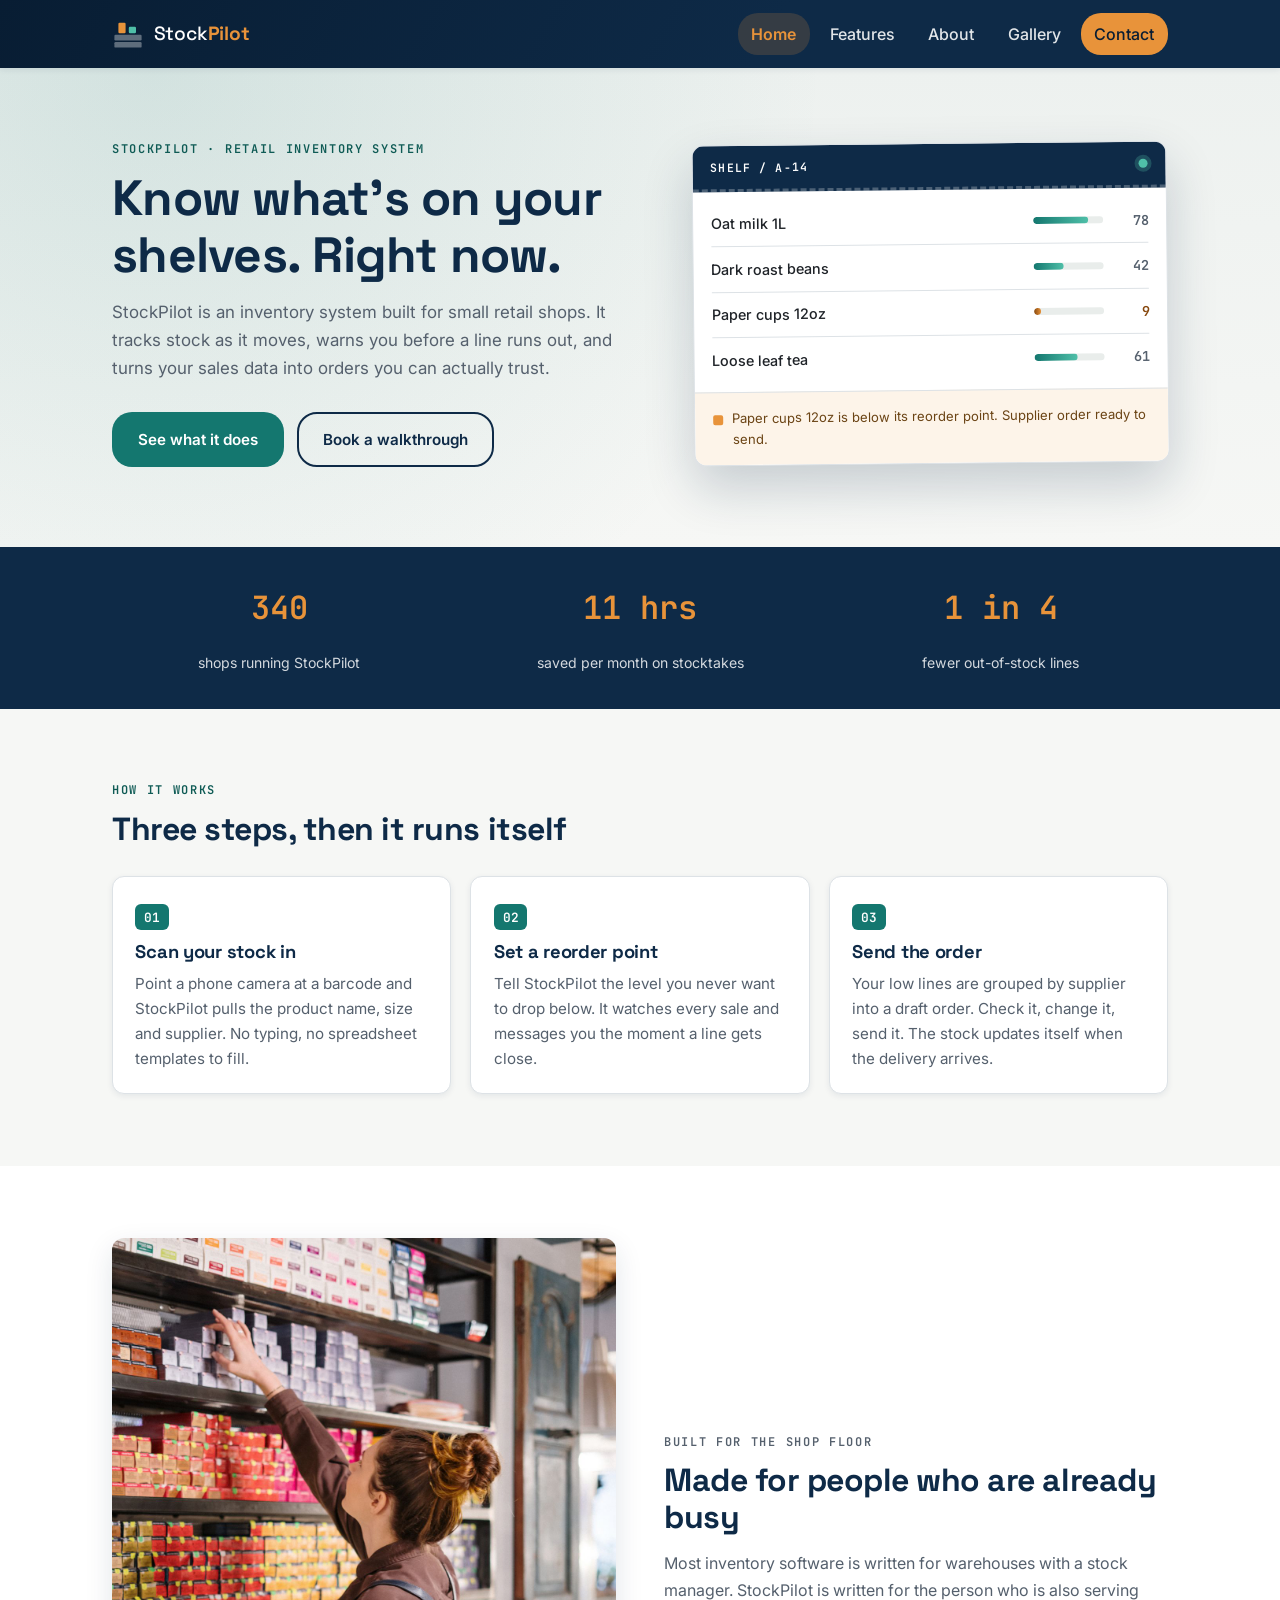
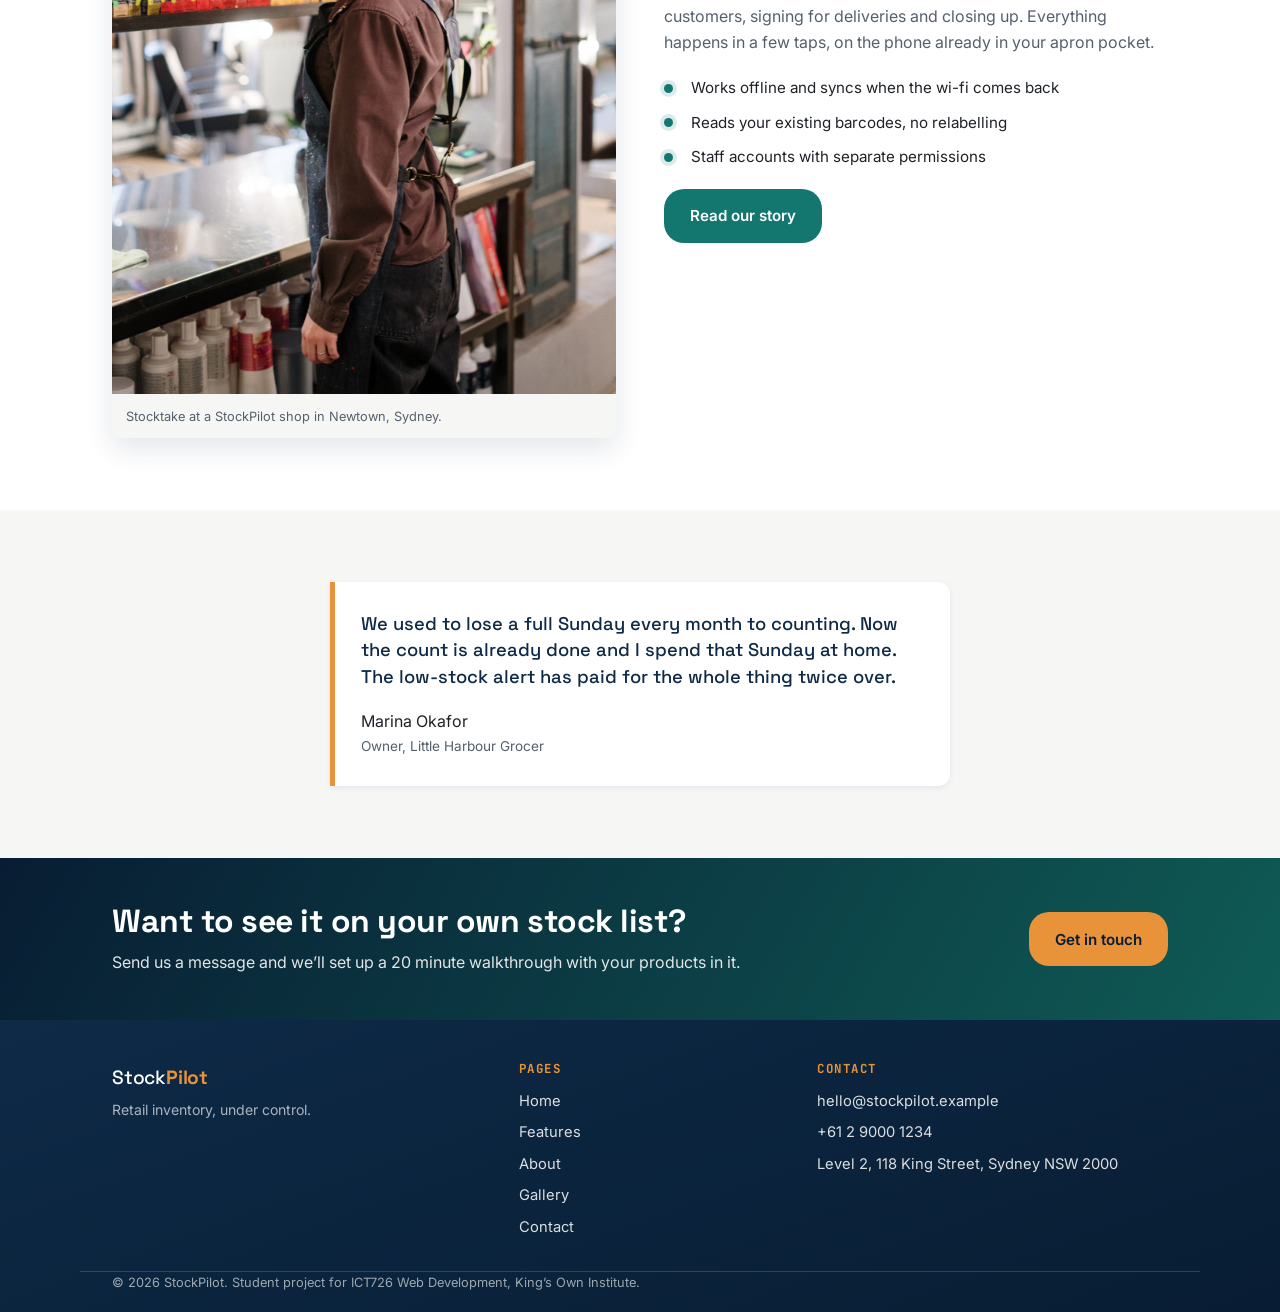
<file: index.html>
<!DOCTYPE html>
<html lang="en">
<head>
  <meta charset="UTF-8">
  <meta name="viewport" content="width=device-width, initial-scale=1.0">
  <title>StockPilot | Retail Inventory System for Small Shops</title>
  <meta name="description" content="StockPilot is a retail inventory system that tracks stock in real time, warns you before a line runs out, and turns sales data into reliable reorders.">
  <link rel="preconnect" href="https://fonts.googleapis.com">
  <link rel="preconnect" href="https://fonts.gstatic.com" crossorigin>
  <link href="https://fonts.googleapis.com/css2?family=Inter:wght@400;500;600&family=JetBrains+Mono:wght@400;600&family=Space+Grotesk:wght@500;700&display=swap" rel="stylesheet">
  <link rel="stylesheet" href="css/style.css">
</head>
<body>

  <a class="skip-link" href="#main">Skip to main content</a>

  <!-- ============ SITE HEADER ============ -->
  <header class="site-header">
    <div class="wrap header-inner">

      <a class="brand" href="index.html" aria-label="StockPilot home">
        <svg class="brand-mark" viewBox="0 0 40 40" role="img" aria-hidden="true" focusable="false">
          <rect x="3" y="21" width="34" height="7" rx="1.5"></rect>
          <rect x="3" y="30" width="34" height="7" rx="1.5"></rect>
          <rect x="8" y="6" width="9" height="13" rx="1.5" class="mark-box"></rect>
          <rect x="21" y="11" width="9" height="8" rx="1.5" class="mark-box alt"></rect>
        </svg>
        <span class="brand-text">Stock<strong>Pilot</strong></span>
      </a>

      <button class="nav-toggle" id="navToggle" aria-expanded="false" aria-controls="primaryNav">
        <span class="nav-toggle-box" aria-hidden="true">
          <span class="nav-bar"></span>
          <span class="nav-bar"></span>
          <span class="nav-bar"></span>
        </span>
        <span class="visually-hidden">Menu</span>
      </button>

      <nav class="primary-nav" id="primaryNav" aria-label="Main">
        <ul>
          <li><a href="index.html" aria-current="page">Home</a></li>
          <li><a href="features.html">Features</a></li>
          <li><a href="about.html">About</a></li>
          <li><a href="gallery.html">Gallery</a></li>
          <li><a href="contact.html" class="nav-cta">Contact</a></li>
        </ul>
      </nav>

    </div>
  </header>

  <main id="main">

    <!-- ============ HERO ============ -->
    <section class="hero" aria-labelledby="hero-title">
      <div class="wrap hero-grid">

        <div class="hero-copy">
          <p class="eyebrow">StockPilot &middot; Retail Inventory System</p>
          <h1 id="hero-title">Know what&rsquo;s on your shelves. Right now.</h1>
          <p class="lede">
            StockPilot is an inventory system built for small retail shops. It tracks stock as it
            moves, warns you before a line runs out, and turns your sales data into orders you can
            actually trust.
          </p>
          <p class="hero-actions">
            <a class="btn btn-primary" href="features.html">See what it does</a>
            <a class="btn btn-ghost" href="contact.html">Book a walkthrough</a>
          </p>
        </div>

        <!-- Signature element: a digital version of the paper stock card shops used to keep -->
        <aside class="stock-card" aria-label="Example stock levels">
          <div class="stock-card-head">
            <span class="sku">SHELF&nbsp;/&nbsp;A-14</span>
            <span class="stock-card-dot" aria-hidden="true"></span>
          </div>

          <ul class="stock-list">
            <li class="stock-row">
              <span class="stock-name">Oat milk 1L</span>
              <span class="stock-meter"><span class="stock-fill" data-level="78"></span></span>
              <span class="stock-qty">78</span>
            </li>
            <li class="stock-row">
              <span class="stock-name">Dark roast beans</span>
              <span class="stock-meter"><span class="stock-fill" data-level="42"></span></span>
              <span class="stock-qty">42</span>
            </li>
            <li class="stock-row is-low">
              <span class="stock-name">Paper cups 12oz</span>
              <span class="stock-meter"><span class="stock-fill" data-level="9"></span></span>
              <span class="stock-qty">9</span>
            </li>
            <li class="stock-row">
              <span class="stock-name">Loose leaf tea</span>
              <span class="stock-meter"><span class="stock-fill" data-level="61"></span></span>
              <span class="stock-qty">61</span>
            </li>
          </ul>

          <p class="stock-card-foot">
            <span class="flag" aria-hidden="true"></span>
            Paper cups 12oz is below its reorder point. Supplier order ready to send.
          </p>
        </aside>

      </div>
    </section>

    <!-- ============ NUMBERS ============ -->
    <section class="stats" aria-labelledby="stats-title">
      <h2 id="stats-title" class="visually-hidden">StockPilot in numbers</h2>
      <div class="wrap stats-grid">
        <article class="stat">
          <p class="stat-num">340</p>
          <p class="stat-label">shops running StockPilot</p>
        </article>
        <article class="stat">
          <p class="stat-num">11 hrs</p>
          <p class="stat-label">saved per month on stocktakes</p>
        </article>
        <article class="stat">
          <p class="stat-num">1 in 4</p>
          <p class="stat-label">fewer out-of-stock lines</p>
        </article>
      </div>
    </section>

    <!-- ============ HOW IT WORKS ============ -->
    <section class="section steps-section" aria-labelledby="steps-title">
      <div class="wrap">
        <p class="eyebrow">How it works</p>
        <h2 id="steps-title">Three steps, then it runs itself</h2>

        <ol class="steps">
          <li class="step">
            <span class="step-num">01</span>
            <h3>Scan your stock in</h3>
            <p>
              Point a phone camera at a barcode and StockPilot pulls the product name, size and
              supplier. No typing, no spreadsheet templates to fill.
            </p>
          </li>
          <li class="step">
            <span class="step-num">02</span>
            <h3>Set a reorder point</h3>
            <p>
              Tell StockPilot the level you never want to drop below. It watches every sale and
              messages you the moment a line gets close.
            </p>
          </li>
          <li class="step">
            <span class="step-num">03</span>
            <h3>Send the order</h3>
            <p>
              Your low lines are grouped by supplier into a draft order. Check it, change it, send
              it. The stock updates itself when the delivery arrives.
            </p>
          </li>
        </ol>
      </div>
    </section>

    <!-- ============ SPLIT: PHOTO + COPY ============ -->
    <section class="section split-section" aria-labelledby="split-title">
      <div class="wrap split">
        <figure class="split-media">
          <img src="images/shopfloor.jpg"
               alt="A shop assistant checking stock on a shelf with a handheld scanner"
               width="800" height="600" loading="lazy">
          <figcaption>Stocktake at a StockPilot shop in Newtown, Sydney.</figcaption>
        </figure>

        <div class="split-copy">
          <p class="eyebrow">Built for the shop floor</p>
          <h2 id="split-title">Made for people who are already busy</h2>
          <p>
            Most inventory software is written for warehouses with a stock manager. StockPilot is
            written for the person who is also serving customers, signing for deliveries and closing
            up. Everything happens in a few taps, on the phone already in your apron pocket.
          </p>
          <ul class="tick-list">
            <li>Works offline and syncs when the wi-fi comes back</li>
            <li>Reads your existing barcodes, no relabelling</li>
            <li>Staff accounts with separate permissions</li>
          </ul>
          <p><a class="btn btn-primary" href="about.html">Read our story</a></p>
        </div>
      </div>
    </section>

    <!-- ============ TESTIMONIAL ============ -->
    <section class="section quote-section" aria-labelledby="quote-title">
      <div class="wrap">
        <h2 id="quote-title" class="visually-hidden">What shop owners say</h2>
        <blockquote class="quote">
          <p>
            We used to lose a full Sunday every month to counting. Now the count is already done
            and I spend that Sunday at home. The low-stock alert has paid for the whole thing twice
            over.
          </p>
          <footer>
            Marina Okafor
            <span class="quote-role">Owner, Little Harbour Grocer</span>
          </footer>
        </blockquote>
      </div>
    </section>

    <!-- ============ CTA ============ -->
    <section class="cta-band" aria-labelledby="cta-title">
      <div class="wrap cta-inner">
        <div>
          <h2 id="cta-title">Want to see it on your own stock list?</h2>
          <p>Send us a message and we&rsquo;ll set up a 20 minute walkthrough with your products in it.</p>
        </div>
        <p><a class="btn btn-amber" href="contact.html">Get in touch</a></p>
      </div>
    </section>

  </main>

  <!-- ============ FOOTER ============ -->
  <footer class="site-footer">
    <div class="wrap footer-grid">

      <div class="footer-brand">
        <p class="brand-text">Stock<strong>Pilot</strong></p>
        <p class="footer-note">Retail inventory, under control.</p>
      </div>

      <nav class="footer-nav" aria-label="Footer">
        <h2>Pages</h2>
        <ul>
          <li><a href="index.html">Home</a></li>
          <li><a href="features.html">Features</a></li>
          <li><a href="about.html">About</a></li>
          <li><a href="gallery.html">Gallery</a></li>
          <li><a href="contact.html">Contact</a></li>
        </ul>
      </nav>

      <div class="footer-contact">
        <h2>Contact</h2>
        <ul>
          <li><a href="mailto:hello@stockpilot.example">hello@stockpilot.example</a></li>
          <li><a href="tel:+61290001234">+61 2 9000 1234</a></li>
          <li>Level 2, 118 King Street, Sydney NSW 2000</li>
        </ul>
      </div>

    </div>

    <div class="wrap footer-base">
      <p>&copy; 2026 StockPilot. Student project for ICT726 Web Development, King&rsquo;s Own Institute.</p>
    </div>
  </footer>

  <script src="js/script.js"></script>
</body>
</html>
</file>
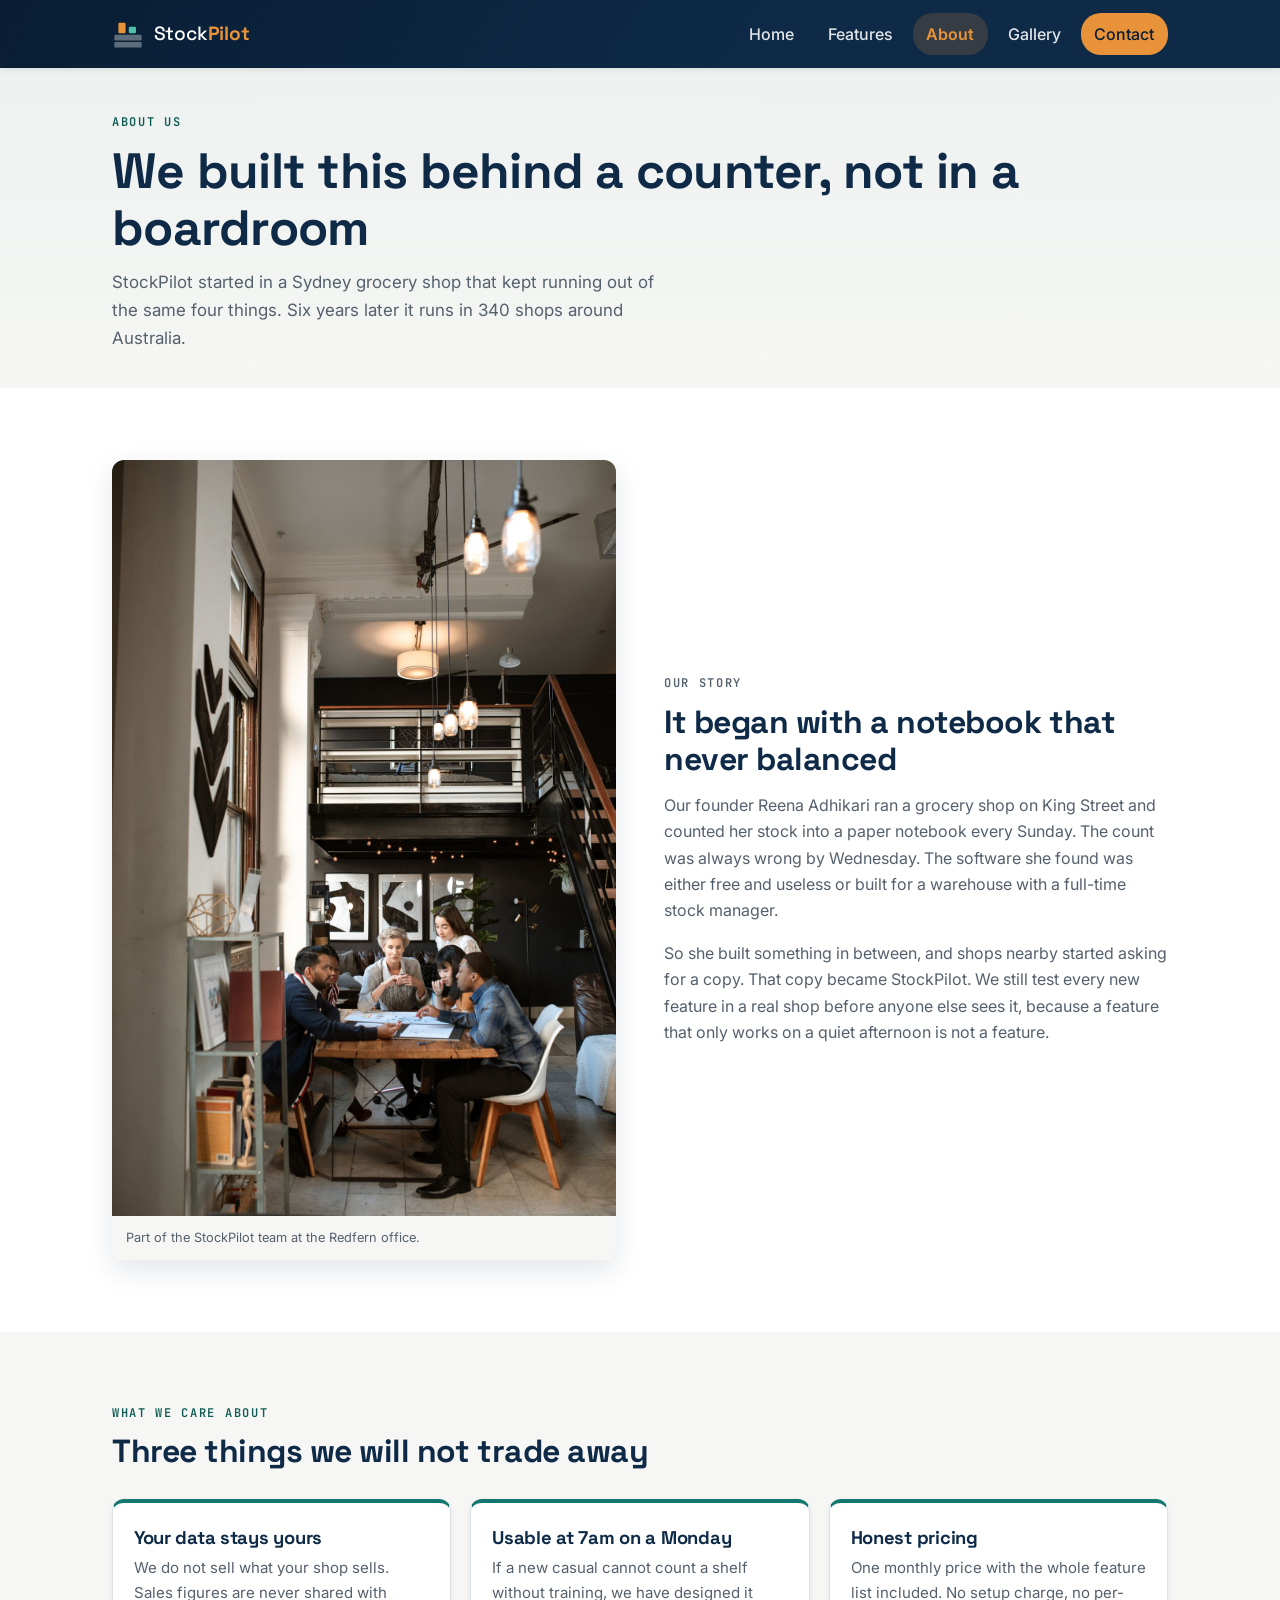
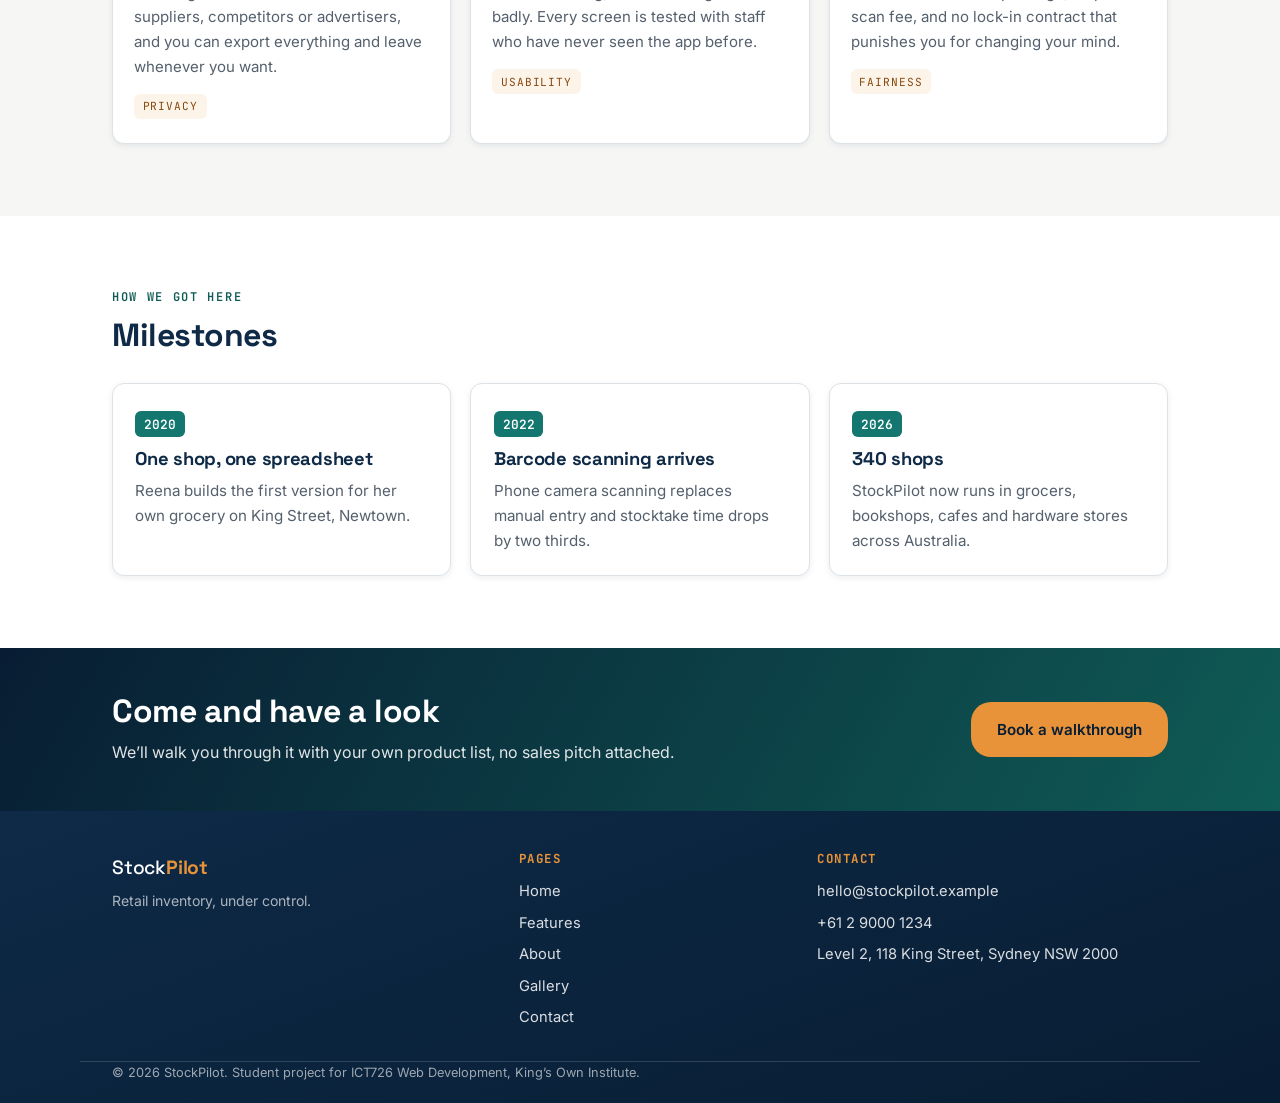
<file: about.html>
<!DOCTYPE html>
<html lang="en">
<head>
  <meta charset="UTF-8">
  <meta name="viewport" content="width=device-width, initial-scale=1.0">
  <title>About Us | StockPilot Retail Inventory System</title>
  <meta name="description" content="StockPilot began in a Sydney grocery shop and now runs in 340 retail businesses across Australia. Read our story, values and milestones.">
  <link rel="preconnect" href="https://fonts.googleapis.com">
  <link rel="preconnect" href="https://fonts.gstatic.com" crossorigin>
  <link href="https://fonts.googleapis.com/css2?family=Inter:wght@400;500;600&family=JetBrains+Mono:wght@400;600&family=Space+Grotesk:wght@500;700&display=swap" rel="stylesheet">
  <link rel="stylesheet" href="css/style.css">
</head>
<body>

  <a class="skip-link" href="#main">Skip to main content</a>

  <!-- ============ SITE HEADER ============ -->
  <header class="site-header">
    <div class="wrap header-inner">

      <a class="brand" href="index.html" aria-label="StockPilot home">
        <svg class="brand-mark" viewBox="0 0 40 40" role="img" aria-hidden="true" focusable="false">
          <rect x="3" y="21" width="34" height="7" rx="1.5"></rect>
          <rect x="3" y="30" width="34" height="7" rx="1.5"></rect>
          <rect x="8" y="6" width="9" height="13" rx="1.5" class="mark-box"></rect>
          <rect x="21" y="11" width="9" height="8" rx="1.5" class="mark-box alt"></rect>
        </svg>
        <span class="brand-text">Stock<strong>Pilot</strong></span>
      </a>

      <button class="nav-toggle" id="navToggle" aria-expanded="false" aria-controls="primaryNav">
        <span class="nav-toggle-box" aria-hidden="true">
          <span class="nav-bar"></span>
          <span class="nav-bar"></span>
          <span class="nav-bar"></span>
        </span>
        <span class="visually-hidden">Menu</span>
      </button>

      <nav class="primary-nav" id="primaryNav" aria-label="Main">
        <ul>
          <li><a href="index.html">Home</a></li>
          <li><a href="features.html">Features</a></li>
          <li><a href="about.html" aria-current="page">About</a></li>
          <li><a href="gallery.html">Gallery</a></li>
          <li><a href="contact.html" class="nav-cta">Contact</a></li>
        </ul>
      </nav>

    </div>
  </header>

  <main id="main">

    <section class="page-head" aria-labelledby="page-title">
      <div class="wrap">
        <p class="eyebrow">About us</p>
        <h1 id="page-title">We built this behind a counter, not in a boardroom</h1>
        <p class="lede">
          StockPilot started in a Sydney grocery shop that kept running out of the same four things.
          Six years later it runs in 340 shops around Australia.
        </p>
      </div>
    </section>

    <section class="section split-section" aria-labelledby="story-title">
      <div class="wrap split">
        <figure class="split-media">
          <img src="images/team.jpg"
               alt="Three members of the StockPilot team talking beside a stockroom shelf"
               width="800" height="600" loading="lazy">
          <figcaption>Part of the StockPilot team at the Redfern office.</figcaption>
        </figure>

        <div class="split-copy">
          <p class="eyebrow">Our story</p>
          <h2 id="story-title">It began with a notebook that never balanced</h2>
          <p>
            Our founder Reena Adhikari ran a grocery shop on King Street and counted her stock into
            a paper notebook every Sunday. The count was always wrong by Wednesday. The software she
            found was either free and useless or built for a warehouse with a full-time stock manager.
          </p>
          <p>
            So she built something in between, and shops nearby started asking for a copy. That copy
            became StockPilot. We still test every new feature in a real shop before anyone else
            sees it, because a feature that only works on a quiet afternoon is not a feature.
          </p>
        </div>
      </div>
    </section>

    <section class="section" aria-labelledby="values-title">
      <div class="wrap">
        <p class="eyebrow">What we care about</p>
        <h2 id="values-title">Three things we will not trade away</h2>

        <div class="feature-grid">
          <article class="feature">
            <h3>Your data stays yours</h3>
            <p>
              We do not sell what your shop sells. Sales figures are never shared with suppliers,
              competitors or advertisers, and you can export everything and leave whenever you want.
            </p>
            <span class="feature-tag">Privacy</span>
          </article>

          <article class="feature">
            <h3>Usable at 7am on a Monday</h3>
            <p>
              If a new casual cannot count a shelf without training, we have designed it badly. Every
              screen is tested with staff who have never seen the app before.
            </p>
            <span class="feature-tag">Usability</span>
          </article>

          <article class="feature">
            <h3>Honest pricing</h3>
            <p>
              One monthly price with the whole feature list included. No setup charge, no per-scan
              fee, and no lock-in contract that punishes you for changing your mind.
            </p>
            <span class="feature-tag">Fairness</span>
          </article>
        </div>
      </div>
    </section>

    <section class="section split-section" aria-labelledby="mile-title">
      <div class="wrap">
        <p class="eyebrow">How we got here</p>
        <h2 id="mile-title">Milestones</h2>

        <ol class="steps">
          <li class="step">
            <span class="step-num">2020</span>
            <h3>One shop, one spreadsheet</h3>
            <p>Reena builds the first version for her own grocery on King Street, Newtown.</p>
          </li>
          <li class="step">
            <span class="step-num">2022</span>
            <h3>Barcode scanning arrives</h3>
            <p>Phone camera scanning replaces manual entry and stocktake time drops by two thirds.</p>
          </li>
          <li class="step">
            <span class="step-num">2026</span>
            <h3>340 shops</h3>
            <p>StockPilot now runs in grocers, bookshops, cafes and hardware stores across Australia.</p>
          </li>
        </ol>
      </div>
    </section>

    <section class="cta-band" aria-labelledby="cta-title">
      <div class="wrap cta-inner">
        <div>
          <h2 id="cta-title">Come and have a look</h2>
          <p>We&rsquo;ll walk you through it with your own product list, no sales pitch attached.</p>
        </div>
        <p><a class="btn btn-amber" href="contact.html">Book a walkthrough</a></p>
      </div>
    </section>

  </main>

  <!-- ============ FOOTER ============ -->
  <footer class="site-footer">
    <div class="wrap footer-grid">

      <div class="footer-brand">
        <p class="brand-text">Stock<strong>Pilot</strong></p>
        <p class="footer-note">Retail inventory, under control.</p>
      </div>

      <nav class="footer-nav" aria-label="Footer">
        <h2>Pages</h2>
        <ul>
          <li><a href="index.html">Home</a></li>
          <li><a href="features.html">Features</a></li>
          <li><a href="about.html">About</a></li>
          <li><a href="gallery.html">Gallery</a></li>
          <li><a href="contact.html">Contact</a></li>
        </ul>
      </nav>

      <div class="footer-contact">
        <h2>Contact</h2>
        <ul>
          <li><a href="mailto:hello@stockpilot.example">hello@stockpilot.example</a></li>
          <li><a href="tel:+61290001234">+61 2 9000 1234</a></li>
          <li>Level 2, 118 King Street, Sydney NSW 2000</li>
        </ul>
      </div>

    </div>

    <div class="wrap footer-base">
      <p>&copy; 2026 StockPilot. Student project for ICT726 Web Development, King&rsquo;s Own Institute.</p>
    </div>
  </footer>

  <script src="js/script.js"></script>
</body>
</html>
</file>
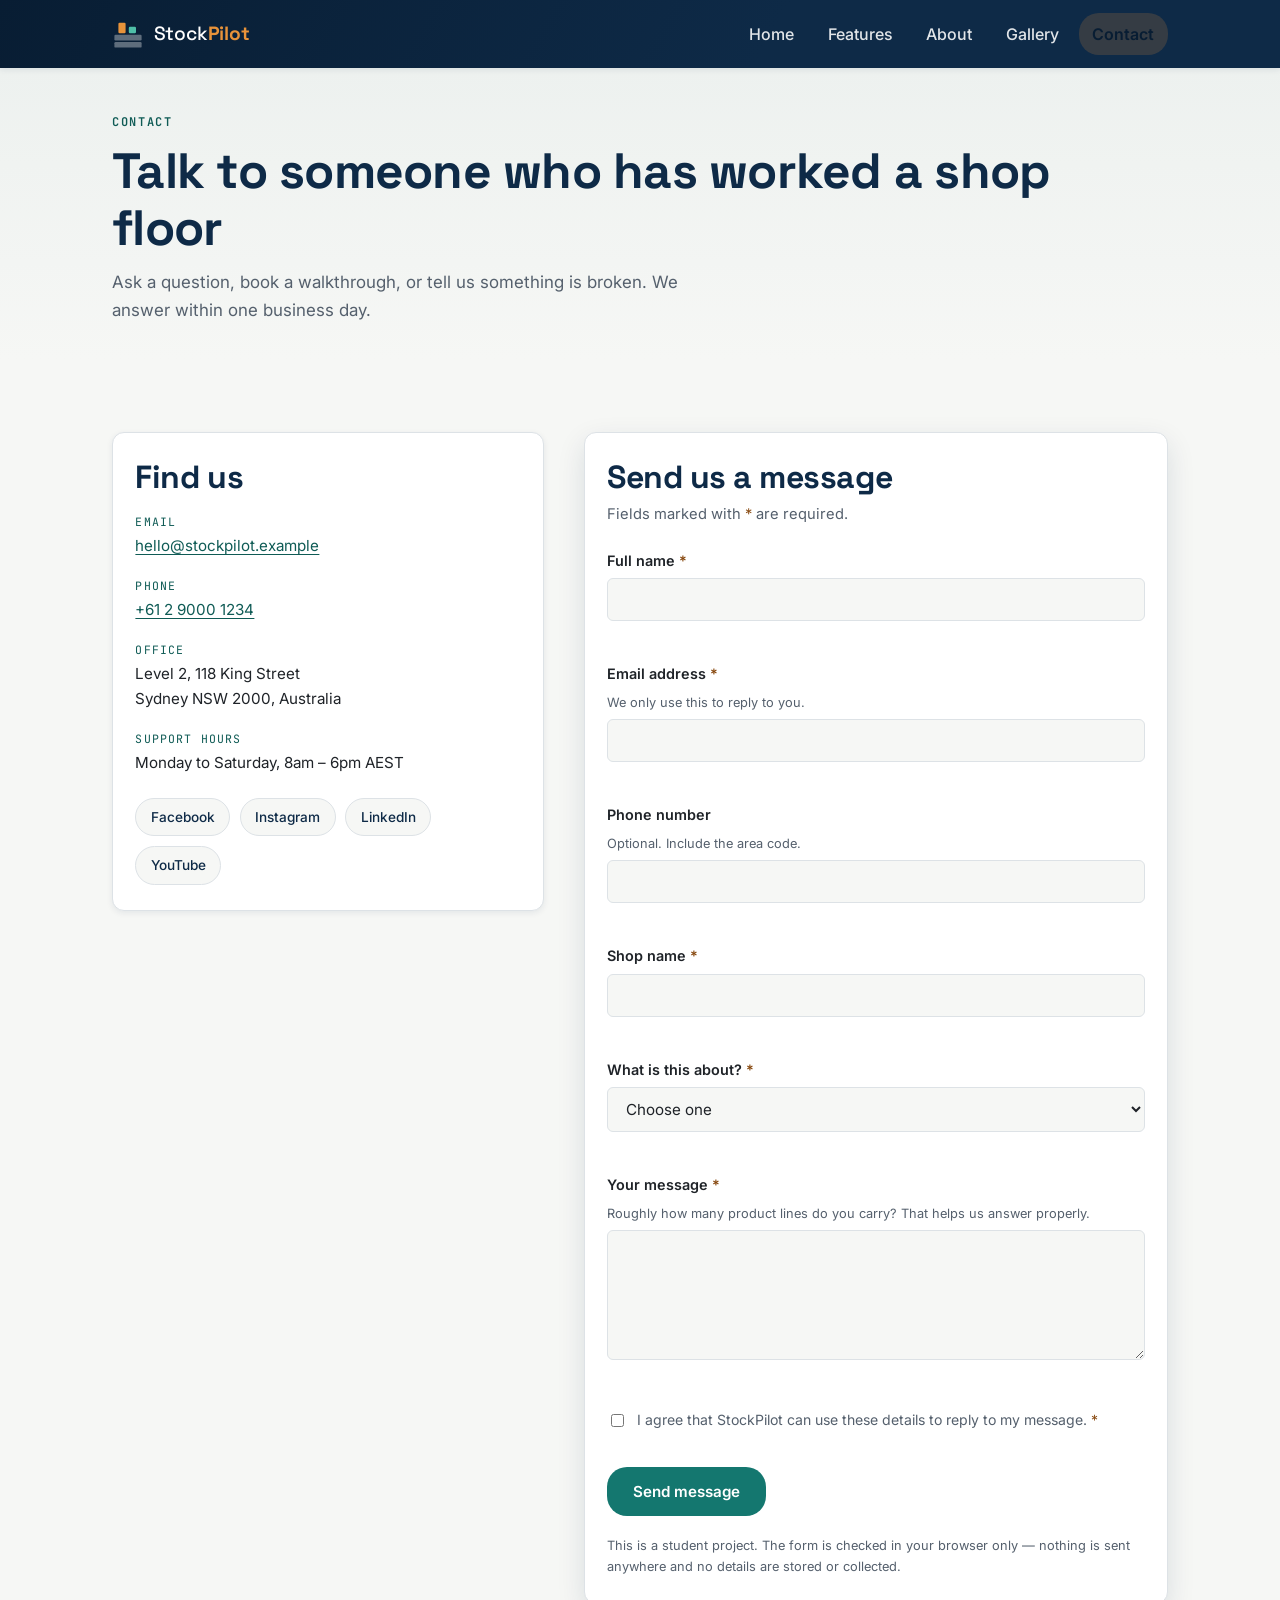
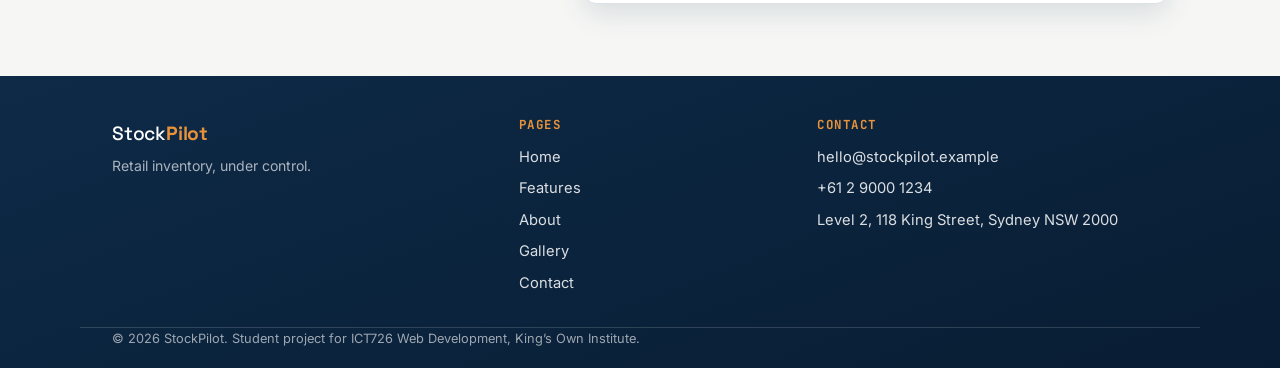
<file: contact.html>
<!DOCTYPE html>
<html lang="en">
<head>
  <meta charset="UTF-8">
  <meta name="viewport" content="width=device-width, initial-scale=1.0">
  <title>Contact | StockPilot Retail Inventory System</title>
  <meta name="description" content="Contact the StockPilot team by email, phone or the enquiry form to book a walkthrough of our retail inventory system.">
  <link rel="preconnect" href="https://fonts.googleapis.com">
  <link rel="preconnect" href="https://fonts.gstatic.com" crossorigin>
  <link href="https://fonts.googleapis.com/css2?family=Inter:wght@400;500;600&family=JetBrains+Mono:wght@400;600&family=Space+Grotesk:wght@500;700&display=swap" rel="stylesheet">
  <link rel="stylesheet" href="css/style.css">
</head>
<body>

  <a class="skip-link" href="#main">Skip to main content</a>

  <!-- ============ SITE HEADER ============ -->
  <header class="site-header">
    <div class="wrap header-inner">

      <a class="brand" href="index.html" aria-label="StockPilot home">
        <svg class="brand-mark" viewBox="0 0 40 40" role="img" aria-hidden="true" focusable="false">
          <rect x="3" y="21" width="34" height="7" rx="1.5"></rect>
          <rect x="3" y="30" width="34" height="7" rx="1.5"></rect>
          <rect x="8" y="6" width="9" height="13" rx="1.5" class="mark-box"></rect>
          <rect x="21" y="11" width="9" height="8" rx="1.5" class="mark-box alt"></rect>
        </svg>
        <span class="brand-text">Stock<strong>Pilot</strong></span>
      </a>

      <button class="nav-toggle" id="navToggle" aria-expanded="false" aria-controls="primaryNav">
        <span class="nav-toggle-box" aria-hidden="true">
          <span class="nav-bar"></span>
          <span class="nav-bar"></span>
          <span class="nav-bar"></span>
        </span>
        <span class="visually-hidden">Menu</span>
      </button>

      <nav class="primary-nav" id="primaryNav" aria-label="Main">
        <ul>
          <li><a href="index.html">Home</a></li>
          <li><a href="features.html">Features</a></li>
          <li><a href="about.html">About</a></li>
          <li><a href="gallery.html">Gallery</a></li>
          <li><a href="contact.html" class="nav-cta" aria-current="page">Contact</a></li>
        </ul>
      </nav>

    </div>
  </header>

  <main id="main">

    <section class="page-head" aria-labelledby="page-title">
      <div class="wrap">
        <p class="eyebrow">Contact</p>
        <h1 id="page-title">Talk to someone who has worked a shop floor</h1>
        <p class="lede">
          Ask a question, book a walkthrough, or tell us something is broken. We answer within one
          business day.
        </p>
      </div>
    </section>

    <section class="section" aria-labelledby="form-title">
      <div class="wrap contact-grid">

        <!-- ---------- Contact details ---------- -->
        <aside class="contact-details" aria-labelledby="details-title">
          <h2 id="details-title">Find us</h2>

          <dl class="detail-list">
            <div>
              <dt>Email</dt>
              <dd><a href="mailto:hello@stockpilot.example">hello@stockpilot.example</a></dd>
            </div>
            <div>
              <dt>Phone</dt>
              <dd><a href="tel:+61290001234">+61 2 9000 1234</a></dd>
            </div>
            <div>
              <dt>Office</dt>
              <dd>Level 2, 118 King Street<br>Sydney NSW 2000, Australia</dd>
            </div>
            <div>
              <dt>Support hours</dt>
              <dd>Monday to Saturday, 8am &ndash; 6pm AEST</dd>
            </div>
          </dl>

          <h3 class="visually-hidden">Social media</h3>
          <ul class="social-links">
            <li><a href="https://www.facebook.com" rel="noopener">Facebook</a></li>
            <li><a href="https://www.instagram.com" rel="noopener">Instagram</a></li>
            <li><a href="https://www.linkedin.com" rel="noopener">LinkedIn</a></li>
            <li><a href="https://www.youtube.com" rel="noopener">YouTube</a></li>
          </ul>
        </aside>

        <!-- ---------- Contact form ---------- -->
        <div class="contact-form">
          <h2 id="form-title">Send us a message</h2>
          <p class="form-intro">
            Fields marked with <span class="req">*</span> are required.
          </p>

          <p class="form-status" id="formStatus" role="status" aria-live="polite" tabindex="-1"></p>

          <form id="contactForm" novalidate>

            <div class="field">
              <label for="fullName">Full name <span class="req" aria-hidden="true">*</span></label>
              <input type="text" id="fullName" name="fullName" required minlength="2"
                     autocomplete="name" aria-describedby="fullNameError">
              <span class="error" id="fullNameError" aria-live="polite"></span>
            </div>

            <div class="field">
              <label for="email">Email address <span class="req" aria-hidden="true">*</span></label>
              <span class="hint" id="emailHint">We only use this to reply to you.</span>
              <input type="email" id="email" name="email" required
                     autocomplete="email" aria-describedby="emailHint emailError">
              <span class="error" id="emailError" aria-live="polite"></span>
            </div>

            <div class="field">
              <label for="phone">Phone number</label>
              <span class="hint" id="phoneHint">Optional. Include the area code.</span>
              <input type="tel" id="phone" name="phone" pattern="[0-9 +()-]{8,20}"
                     autocomplete="tel" aria-describedby="phoneHint phoneError">
              <span class="error" id="phoneError" aria-live="polite"></span>
            </div>

            <div class="field">
              <label for="shopName">Shop name <span class="req" aria-hidden="true">*</span></label>
              <input type="text" id="shopName" name="shopName" required minlength="2"
                     aria-describedby="shopNameError">
              <span class="error" id="shopNameError" aria-live="polite"></span>
            </div>

            <div class="field">
              <label for="enquiry">What is this about? <span class="req" aria-hidden="true">*</span></label>
              <select id="enquiry" name="enquiry" required aria-describedby="enquiryError">
                <option value="">Choose one</option>
                <option value="walkthrough">Book a walkthrough</option>
                <option value="pricing">Pricing and plans</option>
                <option value="support">I need help with something</option>
                <option value="switching">Moving from another system</option>
                <option value="other">Something else</option>
              </select>
              <span class="error" id="enquiryError" aria-live="polite"></span>
            </div>

            <div class="field">
              <label for="message">Your message <span class="req" aria-hidden="true">*</span></label>
              <span class="hint" id="messageHint">
                Roughly how many product lines do you carry? That helps us answer properly.
              </span>
              <textarea id="message" name="message" required minlength="20"
                        aria-describedby="messageHint messageError"></textarea>
              <span class="error" id="messageError" aria-live="polite"></span>
            </div>

            <div class="field checkbox-field">
              <input type="checkbox" id="consent" name="consent" required
                     aria-describedby="consentError">
              <label for="consent">
                I agree that StockPilot can use these details to reply to my message.
                <span class="req" aria-hidden="true">*</span>
              </label>
            </div>
            <span class="error" id="consentError" aria-live="polite"></span>

            <p><button type="submit" class="btn btn-primary">Send message</button></p>

            <p class="privacy-note">
              This is a student project. The form is checked in your browser only &mdash; nothing is
              sent anywhere and no details are stored or collected.
            </p>

          </form>
        </div>

      </div>
    </section>

  </main>

  <!-- ============ FOOTER ============ -->
  <footer class="site-footer">
    <div class="wrap footer-grid">

      <div class="footer-brand">
        <p class="brand-text">Stock<strong>Pilot</strong></p>
        <p class="footer-note">Retail inventory, under control.</p>
      </div>

      <nav class="footer-nav" aria-label="Footer">
        <h2>Pages</h2>
        <ul>
          <li><a href="index.html">Home</a></li>
          <li><a href="features.html">Features</a></li>
          <li><a href="about.html">About</a></li>
          <li><a href="gallery.html">Gallery</a></li>
          <li><a href="contact.html">Contact</a></li>
        </ul>
      </nav>

      <div class="footer-contact">
        <h2>Contact</h2>
        <ul>
          <li><a href="mailto:hello@stockpilot.example">hello@stockpilot.example</a></li>
          <li><a href="tel:+61290001234">+61 2 9000 1234</a></li>
          <li>Level 2, 118 King Street, Sydney NSW 2000</li>
        </ul>
      </div>

    </div>

    <div class="wrap footer-base">
      <p>&copy; 2026 StockPilot. Student project for ICT726 Web Development, King&rsquo;s Own Institute.</p>
    </div>
  </footer>

  <script src="js/script.js"></script>
</body>
</html>
</file>
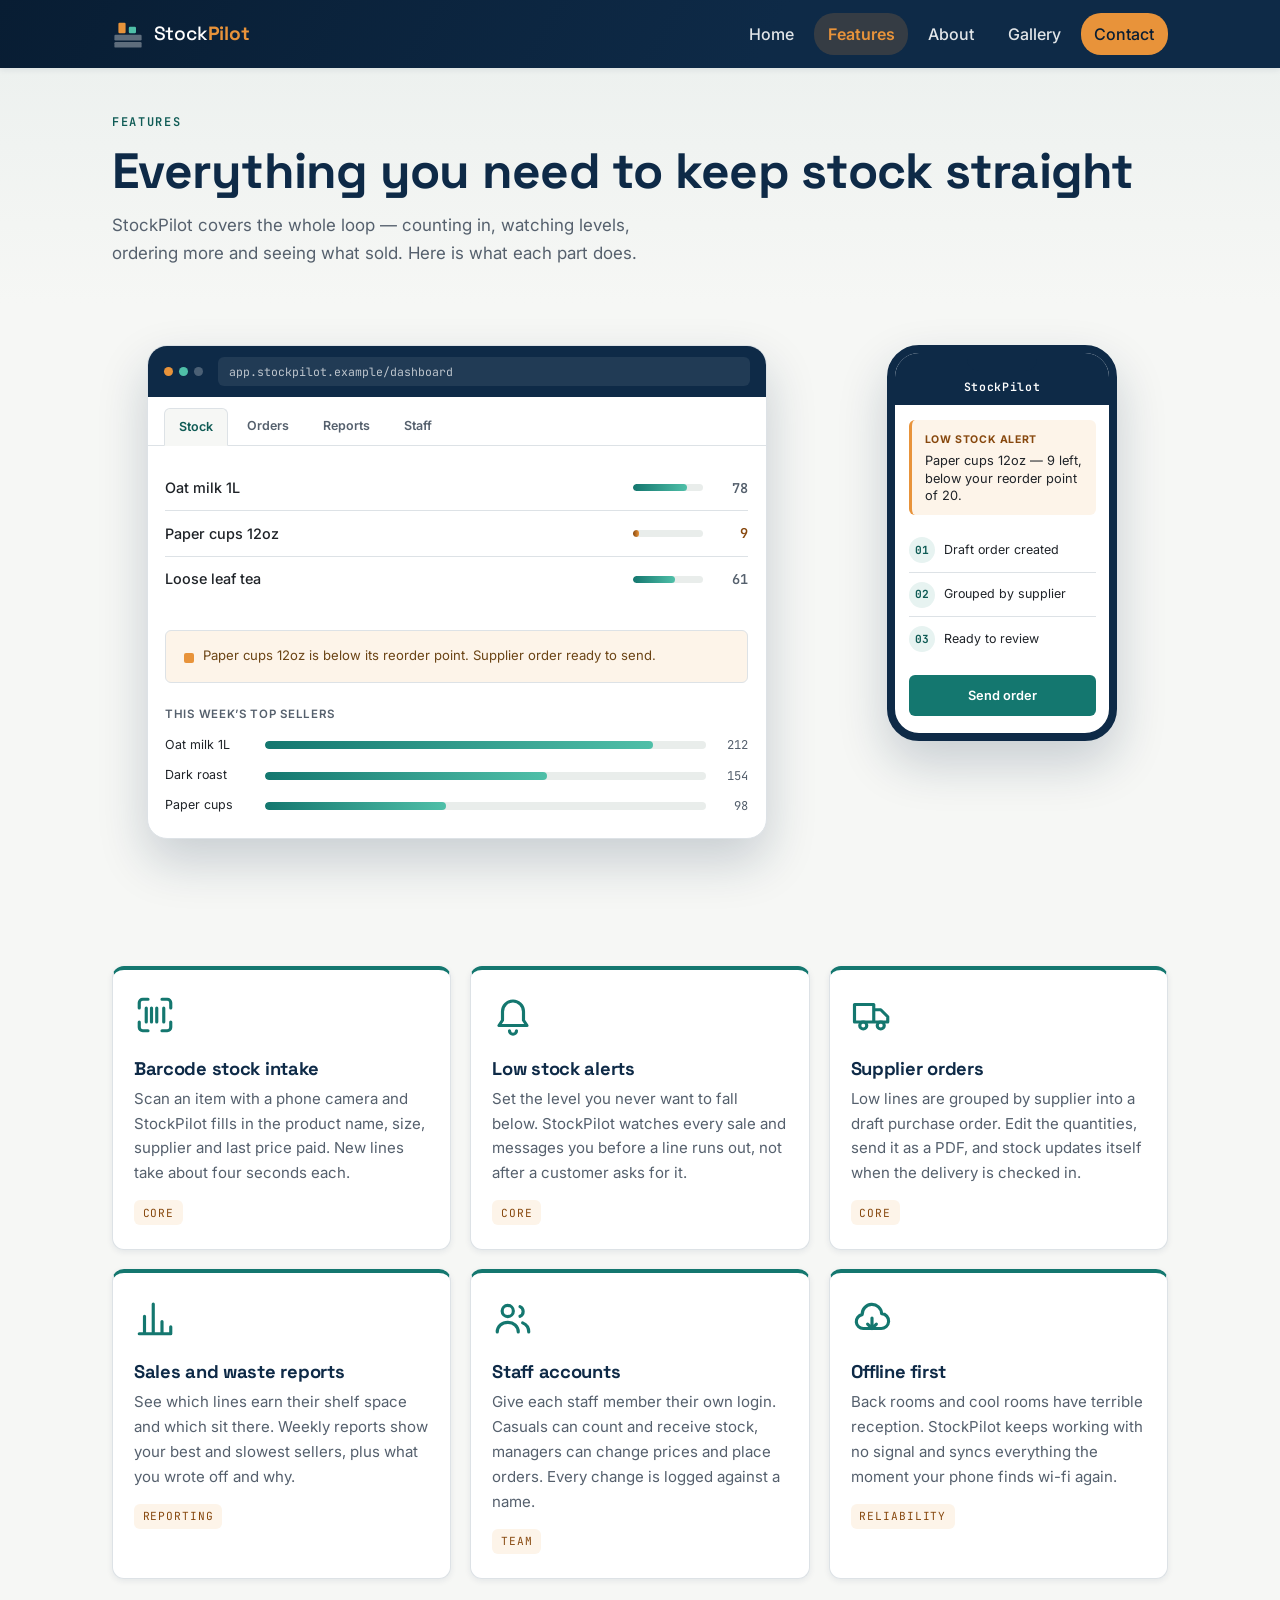
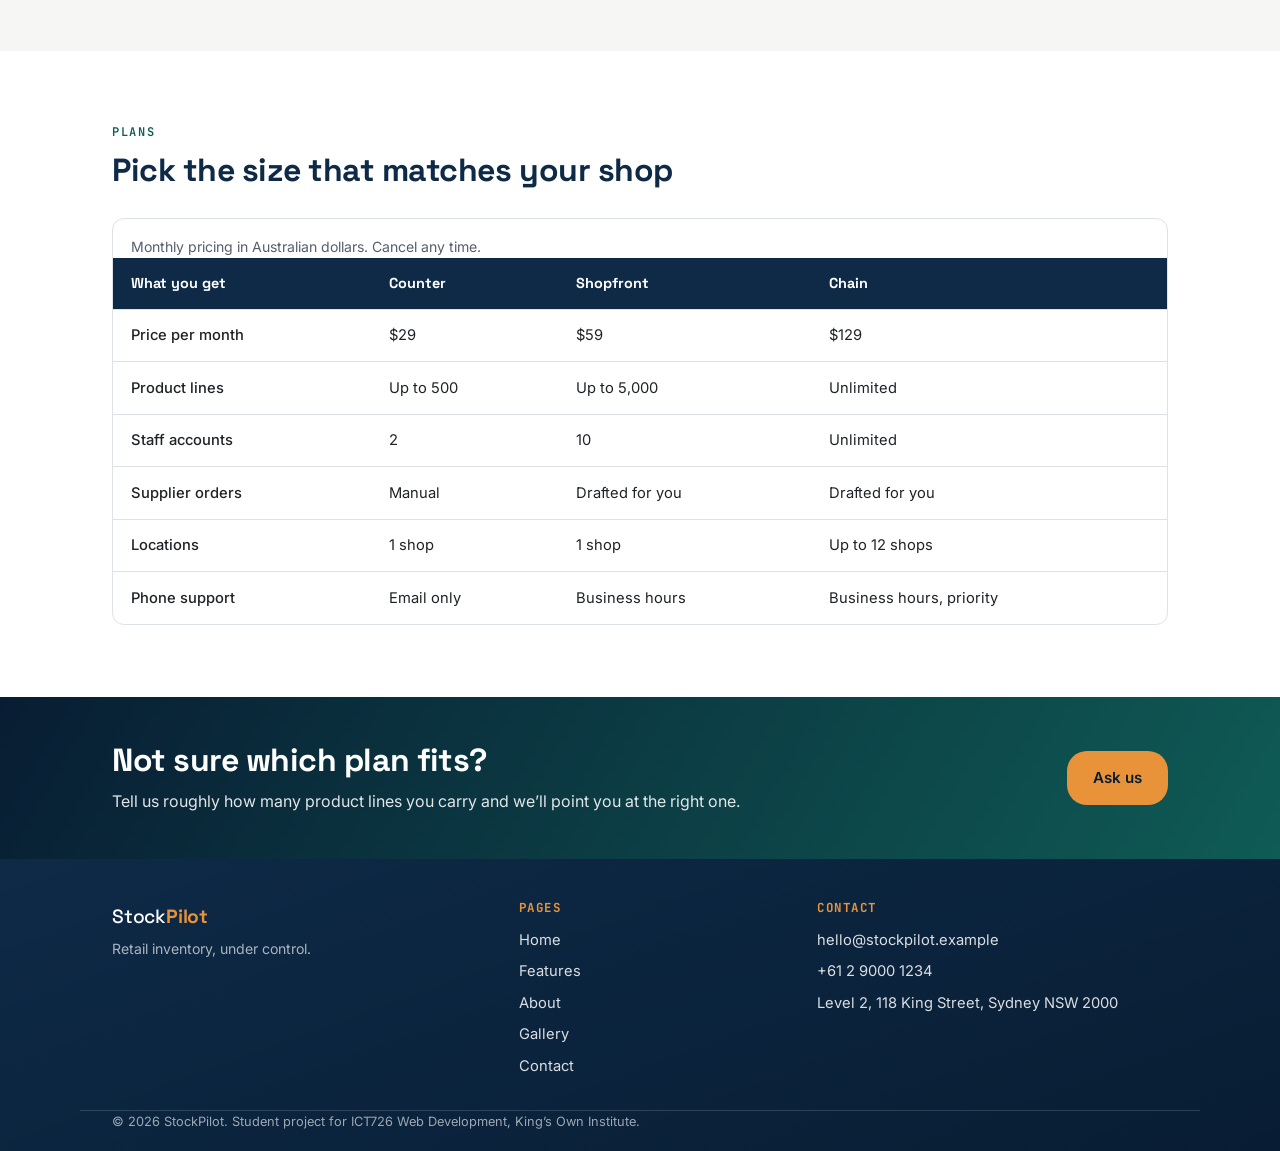
<file: features.html>
<!DOCTYPE html>
<html lang="en">
<head>
  <meta charset="UTF-8">
  <meta name="viewport" content="width=device-width, initial-scale=1.0">
  <title>Features | StockPilot Retail Inventory System</title>
  <meta name="description" content="Barcode stock intake, low stock alerts, supplier orders, sales reports, staff accounts and offline syncing for small retail shops.">
  <link rel="preconnect" href="https://fonts.googleapis.com">
  <link rel="preconnect" href="https://fonts.gstatic.com" crossorigin>
  <link href="https://fonts.googleapis.com/css2?family=Inter:wght@400;500;600&family=JetBrains+Mono:wght@400;600&family=Space+Grotesk:wght@500;700&display=swap" rel="stylesheet">
  <link rel="stylesheet" href="css/style.css">
</head>
<body>

  <a class="skip-link" href="#main">Skip to main content</a>

  <!-- ============ SITE HEADER ============ -->
  <header class="site-header">
    <div class="wrap header-inner">

      <a class="brand" href="index.html" aria-label="StockPilot home">
        <svg class="brand-mark" viewBox="0 0 40 40" role="img" aria-hidden="true" focusable="false">
          <rect x="3" y="21" width="34" height="7" rx="1.5"></rect>
          <rect x="3" y="30" width="34" height="7" rx="1.5"></rect>
          <rect x="8" y="6" width="9" height="13" rx="1.5" class="mark-box"></rect>
          <rect x="21" y="11" width="9" height="8" rx="1.5" class="mark-box alt"></rect>
        </svg>
        <span class="brand-text">Stock<strong>Pilot</strong></span>
      </a>

      <button class="nav-toggle" id="navToggle" aria-expanded="false" aria-controls="primaryNav">
        <span class="nav-toggle-box" aria-hidden="true">
          <span class="nav-bar"></span>
          <span class="nav-bar"></span>
          <span class="nav-bar"></span>
        </span>
        <span class="visually-hidden">Menu</span>
      </button>

      <nav class="primary-nav" id="primaryNav" aria-label="Main">
        <ul>
          <li><a href="index.html">Home</a></li>
          <li><a href="features.html" aria-current="page">Features</a></li>
          <li><a href="about.html">About</a></li>
          <li><a href="gallery.html">Gallery</a></li>
          <li><a href="contact.html" class="nav-cta">Contact</a></li>
        </ul>
      </nav>

    </div>
  </header>

  <main id="main">

    <section class="page-head" aria-labelledby="page-title">
      <div class="wrap">
        <p class="eyebrow">Features</p>
        <h1 id="page-title">Everything you need to keep stock straight</h1>
        <p class="lede">
          StockPilot covers the whole loop &mdash; counting in, watching levels, ordering more and
          seeing what sold. Here is what each part does.
        </p>
      </div>
    </section>

    <section class="preview-section" aria-labelledby="preview-title">
      <div class="wrap">
        <h2 id="preview-title" class="visually-hidden">StockPilot on screen</h2>
        <div class="preview-grid">

          <!-- Dashboard mockup: built in CSS from the same tokens as the
               hero stock-card, not a photo, so it stays crisp and on-brand -->
          <div class="browser-mock" role="img" aria-label="StockPilot dashboard showing stock levels for four products and a weekly sales chart">
            <div class="browser-bar">
              <span class="browser-dots"><span></span><span></span><span></span></span>
              <span class="browser-url">app.stockpilot.example/dashboard</span>
            </div>
            <div class="dash-tabs">
              <span class="dash-tab is-active">Stock</span>
              <span class="dash-tab">Orders</span>
              <span class="dash-tab">Reports</span>
              <span class="dash-tab">Staff</span>
            </div>
            <div class="dash-body">
              <ul class="stock-list">
                <li class="stock-row">
                  <span class="stock-name">Oat milk 1L</span>
                  <span class="stock-meter"><span class="stock-fill" style="width:78%"></span></span>
                  <span class="stock-qty">78</span>
                </li>
                <li class="stock-row is-low">
                  <span class="stock-name">Paper cups 12oz</span>
                  <span class="stock-meter"><span class="stock-fill" style="width:9%"></span></span>
                  <span class="stock-qty">9</span>
                </li>
                <li class="stock-row">
                  <span class="stock-name">Loose leaf tea</span>
                  <span class="stock-meter"><span class="stock-fill" style="width:61%"></span></span>
                  <span class="stock-qty">61</span>
                </li>
              </ul>

              <p class="stock-card-foot">
                <span class="flag" aria-hidden="true"></span>
                Paper cups 12oz is below its reorder point. Supplier order ready to send.
              </p>

              <div>
                <p class="dash-chart-title">This week&rsquo;s top sellers</p>
                <div class="dash-chart">
                  <div class="bar-row">
                    <span>Oat milk 1L</span>
                    <span class="bar-track"><span class="bar-fill" style="width:88%"></span></span>
                    <span>212</span>
                  </div>
                  <div class="bar-row">
                    <span>Dark roast</span>
                    <span class="bar-track"><span class="bar-fill" style="width:64%"></span></span>
                    <span>154</span>
                  </div>
                  <div class="bar-row">
                    <span>Paper cups</span>
                    <span class="bar-track"><span class="bar-fill" style="width:41%"></span></span>
                    <span>98</span>
                  </div>
                </div>
              </div>
            </div>
          </div>

          <!-- Phone mockup: the same alert shown on a shop assistant's phone -->
          <div class="phone-mock" role="img" aria-label="StockPilot phone app showing a low stock alert for paper cups">
            <div class="phone-notch" aria-hidden="true"></div>
            <div class="phone-app-bar">StockPilot</div>
            <div class="phone-screen">
              <div class="phone-alert">
                <span class="phone-alert-label">Low stock alert</span>
                <p class="phone-alert-body">Paper cups 12oz &mdash; 9 left, below your reorder point of 20.</p>
              </div>

              <div class="phone-scan-row">
                <span class="phone-scan-icon" aria-hidden="true">01</span>
                <span>Draft order created</span>
              </div>
              <div class="phone-scan-row">
                <span class="phone-scan-icon" aria-hidden="true">02</span>
                <span>Grouped by supplier</span>
              </div>
              <div class="phone-scan-row">
                <span class="phone-scan-icon" aria-hidden="true">03</span>
                <span>Ready to review</span>
              </div>

              <span class="phone-cta">Send order</span>
            </div>
          </div>

        </div>
      </div>
    </section>

    <section class="section" aria-labelledby="f-title">
      <div class="wrap">
        <h2 id="f-title" class="visually-hidden">Feature list</h2>
        <div class="feature-grid">

          <article class="feature">
            <svg class="feature-icon" viewBox="0 0 24 24" aria-hidden="true" focusable="false">
              <path d="M3 8V5a2 2 0 0 1 2-2h3M21 8V5a2 2 0 0 0-2-2h-3M3 16v3a2 2 0 0 0 2 2h3M21 16v3a2 2 0 0 1-2 2h-3"/>
              <path d="M7 8v8M10 8v8M13 8v8M17 8v8"/>
            </svg>
            <h3>Barcode stock intake</h3>
            <p>
              Scan an item with a phone camera and StockPilot fills in the product name, size,
              supplier and last price paid. New lines take about four seconds each.
            </p>
            <span class="feature-tag">Core</span>
          </article>

          <article class="feature">
            <svg class="feature-icon" viewBox="0 0 24 24" aria-hidden="true" focusable="false">
              <path d="M18 15V10a6 6 0 1 0-12 0v5l-2 3h16z"/>
              <path d="M10 21a2 2 0 0 0 4 0"/>
            </svg>
            <h3>Low stock alerts</h3>
            <p>
              Set the level you never want to fall below. StockPilot watches every sale and messages
              you before a line runs out, not after a customer asks for it.
            </p>
            <span class="feature-tag">Core</span>
          </article>

          <article class="feature">
            <svg class="feature-icon" viewBox="0 0 24 24" aria-hidden="true" focusable="false">
              <path d="M2 6h11v10H2zM13 9h4l4 4v3h-8z"/>
              <circle cx="7" cy="18" r="2"/><circle cx="17" cy="18" r="2"/>
            </svg>
            <h3>Supplier orders</h3>
            <p>
              Low lines are grouped by supplier into a draft purchase order. Edit the quantities,
              send it as a PDF, and stock updates itself when the delivery is checked in.
            </p>
            <span class="feature-tag">Core</span>
          </article>

          <article class="feature">
            <svg class="feature-icon" viewBox="0 0 24 24" aria-hidden="true" focusable="false">
              <path d="M3 21h18M6 21V11M11 21V4M16 21v-7M21 21v-4"/>
            </svg>
            <h3>Sales and waste reports</h3>
            <p>
              See which lines earn their shelf space and which sit there. Weekly reports show your
              best and slowest sellers, plus what you wrote off and why.
            </p>
            <span class="feature-tag">Reporting</span>
          </article>

          <article class="feature">
            <svg class="feature-icon" viewBox="0 0 24 24" aria-hidden="true" focusable="false">
              <circle cx="9" cy="8" r="3.2"/>
              <path d="M3 20c0-3.3 2.7-5.5 6-5.5s6 2.2 6 5.5"/>
              <path d="M16 5.5A3 3 0 0 1 16 11M17.5 14.8c2 .8 3.5 2.6 3.5 5.2"/>
            </svg>
            <h3>Staff accounts</h3>
            <p>
              Give each staff member their own login. Casuals can count and receive stock, managers
              can change prices and place orders. Every change is logged against a name.
            </p>
            <span class="feature-tag">Team</span>
          </article>

          <article class="feature">
            <svg class="feature-icon" viewBox="0 0 24 24" aria-hidden="true" focusable="false">
              <path d="M7 18a4 4 0 0 1-.6-7.95A5.5 5.5 0 0 1 17.5 9.5 3.75 3.75 0 0 1 17 18z"/>
              <path d="M12 12v6M9.5 15.5 12 18l2.5-2.5"/>
            </svg>
            <h3>Offline first</h3>
            <p>
              Back rooms and cool rooms have terrible reception. StockPilot keeps working with no
              signal and syncs everything the moment your phone finds wi-fi again.
            </p>
            <span class="feature-tag">Reliability</span>
          </article>

        </div>
      </div>
    </section>

    <section class="section split-section" aria-labelledby="plans-title">
      <div class="wrap">
        <p class="eyebrow">Plans</p>
        <h2 id="plans-title">Pick the size that matches your shop</h2>

        <div class="table-scroll">
          <table class="plan-table">
            <caption>Monthly pricing in Australian dollars. Cancel any time.</caption>
            <thead>
              <tr>
                <th scope="col">What you get</th>
                <th scope="col">Counter</th>
                <th scope="col">Shopfront</th>
                <th scope="col">Chain</th>
              </tr>
            </thead>
            <tbody>
              <tr>
                <th scope="row">Price per month</th>
                <td>$29</td>
                <td>$59</td>
                <td>$129</td>
              </tr>
              <tr>
                <th scope="row">Product lines</th>
                <td>Up to 500</td>
                <td>Up to 5,000</td>
                <td>Unlimited</td>
              </tr>
              <tr>
                <th scope="row">Staff accounts</th>
                <td>2</td>
                <td>10</td>
                <td>Unlimited</td>
              </tr>
              <tr>
                <th scope="row">Supplier orders</th>
                <td>Manual</td>
                <td>Drafted for you</td>
                <td>Drafted for you</td>
              </tr>
              <tr>
                <th scope="row">Locations</th>
                <td>1 shop</td>
                <td>1 shop</td>
                <td>Up to 12 shops</td>
              </tr>
              <tr>
                <th scope="row">Phone support</th>
                <td>Email only</td>
                <td>Business hours</td>
                <td>Business hours, priority</td>
              </tr>
            </tbody>
          </table>
        </div>
      </div>
    </section>

    <section class="cta-band" aria-labelledby="cta-title">
      <div class="wrap cta-inner">
        <div>
          <h2 id="cta-title">Not sure which plan fits?</h2>
          <p>Tell us roughly how many product lines you carry and we&rsquo;ll point you at the right one.</p>
        </div>
        <p><a class="btn btn-amber" href="contact.html">Ask us</a></p>
      </div>
    </section>

  </main>

  <!-- ============ FOOTER ============ -->
  <footer class="site-footer">
    <div class="wrap footer-grid">

      <div class="footer-brand">
        <p class="brand-text">Stock<strong>Pilot</strong></p>
        <p class="footer-note">Retail inventory, under control.</p>
      </div>

      <nav class="footer-nav" aria-label="Footer">
        <h2>Pages</h2>
        <ul>
          <li><a href="index.html">Home</a></li>
          <li><a href="features.html">Features</a></li>
          <li><a href="about.html">About</a></li>
          <li><a href="gallery.html">Gallery</a></li>
          <li><a href="contact.html">Contact</a></li>
        </ul>
      </nav>

      <div class="footer-contact">
        <h2>Contact</h2>
        <ul>
          <li><a href="mailto:hello@stockpilot.example">hello@stockpilot.example</a></li>
          <li><a href="tel:+61290001234">+61 2 9000 1234</a></li>
          <li>Level 2, 118 King Street, Sydney NSW 2000</li>
        </ul>
      </div>

    </div>

    <div class="wrap footer-base">
      <p>&copy; 2026 StockPilot. Student project for ICT726 Web Development, King&rsquo;s Own Institute.</p>
    </div>
  </footer>

  <script src="js/script.js"></script>
</body>
</html>
</file>
<file: css/style.css>
/* ============================================================
   StockPilot — main stylesheet
   ICT726 Assignment 3 | Pratibha Khakural (20038823)

   Contents
   01  Design tokens
   02  Reset and base
   03  Accessibility helpers
   04  Buttons
   05  Header and navigation
   06  Hero and stock card (signature element)
   07  Stats
   08  Sections, steps, split, quote
   09  Feature cards
   10  Gallery and lightbox
   11  Contact page and form
   12  Footer
   13  Responsive breakpoints
   14  Reduced motion
   ============================================================ */


/* ---------- 01  DESIGN TOKENS ---------- */
:root {
  --ink:        #0E2A47;   /* deep navy — headers, footers */
  --ink-deep:   #081D33;   /* darker navy for gradients */
  --teal:       #14776F;   /* primary action colour */
  --teal-dark:  #0F5B55;   /* hover state */
  --amber:      #E8933A;   /* highlights and warnings */
  --amber-deep: #87480E;   /* amber text on light backgrounds — WCAG AA (6.5:1) */
  --paper:      #F6F7F5;   /* page background */
  --white:      #FFFFFF;
  --charcoal:   #1F2328;   /* body text */
  --muted:      #55606D;   /* secondary text */
  --line:       #DDE2E6;   /* borders */

  --font-display: "Space Grotesk", "Trebuchet MS", sans-serif;
  --font-body:    "Inter", "Segoe UI", Arial, sans-serif;
  --font-mono:    "JetBrains Mono", "Courier New", monospace;

  --radius-sm: 6px;
  --radius:    12px;
  --radius-lg: 20px;

  --shadow-sm: 0 2px 6px rgba(14, 42, 71, 0.08);
  --shadow:    0 10px 28px rgba(14, 42, 71, 0.12);
  --shadow-lg: 0 22px 50px rgba(14, 42, 71, 0.20);

  --wrap: 1120px;
  --ease: 0.25s ease;
}


/* ---------- 02  RESET AND BASE ---------- */
* {
  box-sizing: border-box;
}

body,
h1, h2, h3, h4,
p, ul, ol, li, figure, blockquote {
  margin: 0;
  padding: 0;
}

body {
  background-color: var(--paper);
  color: var(--charcoal);
  font-family: var(--font-body);
  font-size: 1rem;
  line-height: 1.65;
  -webkit-font-smoothing: antialiased;
}

h1, h2, h3 {
  font-family: var(--font-display);
  color: var(--ink);
  line-height: 1.15;
  letter-spacing: -0.015em;
}

h1 { font-size: 2.1rem; }
h2 { font-size: 1.65rem; }
h3 { font-size: 1.15rem; }

p + p { margin-top: 1rem; }

a {
  color: var(--teal-dark);
  text-decoration-thickness: 1px;
  text-underline-offset: 3px;
}

a:hover { color: var(--ink); }

img {
  max-width: 100%;
  height: auto;
  display: block;
}

ul { list-style: none; }

.wrap {
  width: 100%;
  max-width: var(--wrap);
  margin: 0 auto;
  padding: 0 1.25rem;
}

.eyebrow {
  font-family: var(--font-mono);
  font-size: 0.75rem;
  font-weight: 600;
  letter-spacing: 0.14em;
  text-transform: uppercase;
  color: var(--teal-dark);
  margin-bottom: 0.6rem;
}

.lede {
  font-size: 1.06rem;
  color: var(--muted);
  max-width: 52ch;
}


/* ---------- 03  ACCESSIBILITY HELPERS ---------- */
.visually-hidden {
  position: absolute;
  width: 1px;
  height: 1px;
  margin: -1px;
  padding: 0;
  overflow: hidden;
  clip: rect(0 0 0 0);
  white-space: nowrap;
  border: 0;
}

.skip-link {
  position: absolute;
  top: -60px;
  left: 1rem;
  z-index: 200;
  background-color: var(--amber);
  color: var(--ink);
  font-weight: 600;
  padding: 0.7rem 1.1rem;
  border-radius: 0 0 var(--radius-sm) var(--radius-sm);
  transition: top var(--ease);
}

.skip-link:focus { top: 0; }

/* One visible focus style for the whole site */
a:focus-visible,
button:focus-visible,
input:focus-visible,
select:focus-visible,
textarea:focus-visible {
  outline: 3px solid var(--amber);
  outline-offset: 2px;
  border-radius: var(--radius-sm);
}


/* ---------- 04  BUTTONS ---------- */
.btn {
  display: inline-block;
  font-family: var(--font-body);
  font-size: 0.95rem;
  font-weight: 600;
  text-decoration: none;
  padding: 0.8rem 1.5rem;
  border: 2px solid transparent;
  border-radius: var(--radius-lg);
  cursor: pointer;
  transition: transform var(--ease), background-color var(--ease),
              box-shadow var(--ease), color var(--ease);
}

.btn:hover {
  transform: translateY(-2px);
  box-shadow: var(--shadow);
}

.btn:active { transform: translateY(0); }

.btn-primary {
  background-color: var(--teal);
  color: var(--white);
}

.btn-primary:hover {
  background-color: var(--teal-dark);
  color: var(--white);
}

.btn-ghost {
  background-color: transparent;
  color: var(--ink);
  border-color: var(--ink);
}

.btn-ghost:hover {
  background-color: var(--ink);
  color: var(--white);
}

.btn-amber {
  background-color: var(--amber);
  color: var(--ink-deep);
}

.btn-amber:hover {
  background-color: #F5A757;
  color: var(--ink-deep);
}


/* ---------- 05  HEADER AND NAVIGATION ---------- */
.site-header {
  position: sticky;
  top: 0;
  z-index: 100;
  background-color: var(--ink);
  background-image: linear-gradient(120deg, var(--ink-deep), var(--ink) 60%);
  box-shadow: var(--shadow-sm);
}

.header-inner {
  display: flex;
  align-items: center;
  justify-content: space-between;
  flex-wrap: wrap;
  min-height: 68px;
}

.brand {
  display: flex;
  align-items: center;
  gap: 0.6rem;
  text-decoration: none;
}

.brand-mark {
  width: 32px;
  height: 32px;
  flex-shrink: 0;
  fill: rgba(255, 255, 255, 0.35);
}

.brand-mark .mark-box { fill: var(--amber); }
.brand-mark .mark-box.alt { fill: #4FBFA8; }

.brand-text {
  font-family: var(--font-display);
  font-size: 1.2rem;
  font-weight: 500;
  color: var(--white);
  letter-spacing: -0.01em;
}

.brand-text strong {
  font-weight: 700;
  color: var(--amber);
}

.nav-toggle {
  background: none;
  border: 0;
  padding: 0.55rem;
  cursor: pointer;
  color: var(--white);
}

.nav-toggle-box {
  display: block;
  width: 26px;
}

.nav-bar {
  display: block;
  height: 2px;
  background-color: var(--white);
  border-radius: 2px;
  transition: transform var(--ease), opacity var(--ease);
}

.nav-bar + .nav-bar { margin-top: 6px; }

.nav-toggle[aria-expanded="true"] .nav-bar:nth-child(1) {
  transform: translateY(8px) rotate(45deg);
}

.nav-toggle[aria-expanded="true"] .nav-bar:nth-child(2) {
  opacity: 0;
}

.nav-toggle[aria-expanded="true"] .nav-bar:nth-child(3) {
  transform: translateY(-8px) rotate(-45deg);
}

.primary-nav {
  flex-basis: 100%;
  max-height: 0;
  overflow: hidden;
  transition: max-height 0.35s ease;
}

.primary-nav.is-open { max-height: 420px; }

.primary-nav ul {
  padding: 0.5rem 0 1rem;
}

.primary-nav a {
  display: block;
  padding: 0.7rem 0.2rem;
  color: rgba(255, 255, 255, 0.88);
  font-weight: 500;
  text-decoration: none;
  border-bottom: 1px solid rgba(255, 255, 255, 0.12);
  transition: color var(--ease);
}

.primary-nav a:hover { color: var(--amber); }

.primary-nav a[aria-current="page"] {
  color: var(--amber);
  font-weight: 600;
}


/* ---------- 06  HERO AND STOCK CARD ---------- */
.hero {
  padding: 3rem 0 3.5rem;
  background-image:
    radial-gradient(circle at 12% 0%, rgba(20, 119, 111, 0.12), transparent 55%),
    linear-gradient(180deg, #EDF1EF, var(--paper));
}

.hero-grid {
  display: grid;
  gap: 2.5rem;
}

.hero h1 { margin-bottom: 1rem; }

.hero-actions {
  display: flex;
  flex-wrap: wrap;
  gap: 0.8rem;
  margin-top: 1.8rem;
}

/* Signature element: a digital take on the paper stock card */
.stock-card {
  background-color: var(--white);
  border: 1px solid var(--line);
  border-radius: var(--radius);
  box-shadow: var(--shadow-lg);
  overflow: hidden;
  transform: rotate(-0.6deg);
  transition: transform var(--ease);
}

.stock-card:hover { transform: rotate(0deg) translateY(-4px); }

.stock-card-head {
  display: flex;
  align-items: center;
  justify-content: space-between;
  padding: 0.75rem 1.1rem;
  background-color: var(--ink);
  border-bottom: 3px dashed rgba(255, 255, 255, 0.25);
}

.sku {
  font-family: var(--font-mono);
  font-size: 0.72rem;
  font-weight: 600;
  letter-spacing: 0.1em;
  color: var(--white);
}

.stock-card-dot {
  width: 9px;
  height: 9px;
  border-radius: 50%;
  background-color: #4FBFA8;
  box-shadow: 0 0 0 4px rgba(79, 191, 168, 0.25);
}

.stock-list { padding: 0.6rem 1.1rem; }

.stock-row {
  display: grid;
  grid-template-columns: 1fr 70px 34px;
  align-items: center;
  gap: 0.7rem;
  padding: 0.65rem 0;
  border-bottom: 1px solid var(--line);
}

.stock-row:last-child { border-bottom: 0; }

.stock-name {
  font-size: 0.9rem;
  font-weight: 500;
}

.stock-meter {
  height: 7px;
  background-color: #E9EDEB;
  border-radius: 4px;
  overflow: hidden;
}

.stock-fill {
  display: block;
  height: 100%;
  width: 0;
  border-radius: 4px;
  background-image: linear-gradient(90deg, var(--teal), #4FBFA8);
  transition: width 1.1s ease-out;
}

.stock-row.is-low .stock-fill {
  background-image: linear-gradient(90deg, var(--amber-deep), var(--amber));
}

.stock-qty {
  font-family: var(--font-mono);
  font-size: 0.85rem;
  font-weight: 600;
  text-align: right;
  color: var(--muted);
}

.stock-row.is-low .stock-qty { color: var(--amber-deep); }

.stock-card-foot {
  display: flex;
  align-items: flex-start;
  gap: 0.6rem;
  margin: 0;
  padding: 0.9rem 1.1rem;
  background-color: #FDF4E9;
  border-top: 1px solid var(--line);
  font-size: 0.82rem;
  color: #6B4415;
}

.flag {
  flex-shrink: 0;
  width: 10px;
  height: 10px;
  margin-top: 0.45rem;
  border-radius: 2px;
  background-color: var(--amber);
}

/* ---------- 07  STATS ---------- */
.stats {
  background-color: var(--ink);
  padding: 2.2rem 0;
}

.stats-grid {
  display: grid;
  gap: 1.6rem;
  text-align: center;
}

.stat-num {
  font-family: var(--font-mono);
  font-size: 2rem;
  font-weight: 600;
  color: var(--amber);
}

.stat-label {
  font-size: 0.88rem;
  color: rgba(255, 255, 255, 0.82);
}


/* ---------- 08  SECTIONS, STEPS, SPLIT, QUOTE ---------- */
.section { padding: 3.2rem 0; }

.section > .wrap > h2 { margin-bottom: 1.8rem; }

.page-head {
  padding: 2.8rem 0 2.2rem;
  background-image: linear-gradient(180deg, #EDF1EF, var(--paper));
}

.page-head h1 { margin-bottom: 0.8rem; }

/* Numbered steps — the order matters here, so numbers carry real meaning */
.steps {
  display: grid;
  gap: 1.2rem;
  list-style: none;
  padding: 0;
}

.step {
  position: relative;
  background-color: var(--white);
  border: 1px solid var(--line);
  border-radius: var(--radius);
  padding: 1.6rem 1.4rem 1.4rem;
  box-shadow: var(--shadow-sm);
  transition: transform var(--ease), box-shadow var(--ease);
}

.step:hover {
  transform: translateY(-4px);
  box-shadow: var(--shadow);
}

.step-num {
  display: inline-block;
  font-family: var(--font-mono);
  font-size: 0.8rem;
  font-weight: 600;
  color: var(--white);
  background-color: var(--teal);
  padding: 0.15rem 0.55rem;
  border-radius: var(--radius-sm);
  margin-bottom: 0.7rem;
}

.step h3 { margin-bottom: 0.5rem; }

.step p { color: var(--muted); font-size: 0.95rem; }

.split-section { background-color: var(--white); }

.split {
  display: grid;
  gap: 2rem;
  align-items: center;
}

.split-media {
  border-radius: var(--radius);
  overflow: hidden;
  box-shadow: var(--shadow);
}

.split-media img { width: 100%; }

.split-media figcaption {
  font-size: 0.8rem;
  color: var(--muted);
  padding: 0.7rem 0.9rem;
  background-color: var(--paper);
}

.split-copy h2 { margin-bottom: 0.9rem; }

.split-copy p { color: var(--muted); }

.tick-list {
  margin: 1.2rem 0;
  display: grid;
  gap: 0.6rem;
}

.tick-list li {
  position: relative;
  padding-left: 1.7rem;
  font-size: 0.95rem;
}

.tick-list li::before {
  content: "";
  position: absolute;
  left: 0;
  top: 0.55rem;
  width: 9px;
  height: 9px;
  border-radius: 50%;
  background-color: var(--teal);
  box-shadow: 0 0 0 4px rgba(20, 119, 111, 0.15);
}

.quote-section { background-color: var(--paper); }

.quote {
  background-color: var(--white);
  border-left: 5px solid var(--amber);
  border-radius: 0 var(--radius) var(--radius) 0;
  padding: 1.8rem 1.6rem;
  box-shadow: var(--shadow-sm);
  max-width: 62ch;
  margin: 0 auto;
}

.quote p {
  font-family: var(--font-display);
  font-size: 1.15rem;
  font-weight: 500;
  color: var(--ink);
  line-height: 1.45;
}

.quote footer {
  margin-top: 1.1rem;
  display: flex;
  flex-direction: column;
}

.quote cite {
  font-style: normal;
  font-weight: 600;
  color: var(--charcoal);
}

.quote-role {
  font-size: 0.85rem;
  color: var(--muted);
}

.cta-band {
  background-image: linear-gradient(120deg, var(--ink-deep), var(--teal-dark));
  padding: 2.8rem 0;
  color: var(--white);
}

.cta-band h2 {
  color: var(--white);
  margin-bottom: 0.6rem;
}

.cta-band p { color: rgba(255, 255, 255, 0.88); }

.cta-inner {
  display: grid;
  gap: 1.4rem;
  align-items: center;
}


/* ---------- 09  FEATURE CARDS ---------- */
.feature-grid {
  display: grid;
  gap: 1.2rem;
}

.feature {
  background-color: var(--white);
  border: 1px solid var(--line);
  border-top: 4px solid var(--teal);
  border-radius: var(--radius);
  padding: 1.5rem 1.3rem;
  box-shadow: var(--shadow-sm);
  transition: transform var(--ease), box-shadow var(--ease), border-color var(--ease);
}

.feature:hover {
  transform: translateY(-5px);
  box-shadow: var(--shadow);
  border-top-color: var(--amber);
}

.feature-icon {
  width: 42px;
  height: 42px;
  margin-bottom: 0.9rem;
  fill: none;
  stroke: var(--teal);
  stroke-width: 1.8;
  stroke-linecap: round;
  stroke-linejoin: round;
}

.feature h3 { margin-bottom: 0.5rem; }

.feature p {
  color: var(--muted);
  font-size: 0.94rem;
}

.feature-tag {
  display: inline-block;
  margin-top: 0.9rem;
  font-family: var(--font-mono);
  font-size: 0.7rem;
  letter-spacing: 0.08em;
  text-transform: uppercase;
  color: var(--amber-deep);
  background-color: #FDF4E9;
  padding: 0.2rem 0.55rem;
  border-radius: var(--radius-sm);
}

/* Comparison table on the features page */
.table-scroll {
  overflow-x: auto;
  border: 1px solid var(--line);
  border-radius: var(--radius);
  background-color: var(--white);
}

.plan-table {
  width: 100%;
  border-collapse: collapse;
  min-width: 520px;
}

.plan-table caption {
  text-align: left;
  padding: 1rem 1.1rem 0;
  font-size: 0.88rem;
  color: var(--muted);
}

.plan-table th,
.plan-table td {
  text-align: left;
  padding: 0.85rem 1.1rem;
  border-bottom: 1px solid var(--line);
  font-size: 0.92rem;
}

.plan-table thead th {
  background-color: var(--ink);
  color: var(--white);
  font-family: var(--font-display);
  font-size: 0.9rem;
}

.plan-table tbody th { font-weight: 500; }

.plan-table tbody tr:last-child th,
.plan-table tbody tr:last-child td { border-bottom: 0; }


/* ---------- 10  GALLERY AND LIGHTBOX ---------- */
.gallery-grid {
  display: grid;
  gap: 1rem;
  padding: 0;
}

.gallery-item {
  margin: 0;
  background-color: var(--white);
  border-radius: var(--radius);
  overflow: hidden;
  box-shadow: var(--shadow-sm);
}

.gallery-btn {
  display: block;
  width: 100%;
  padding: 0;
  border: 0;
  background: none;
  cursor: pointer;
  overflow: hidden;
}

.gallery-btn img {
  width: 100%;
  aspect-ratio: 4 / 3;
  object-fit: cover;
  transition: transform 0.4s ease, opacity var(--ease);
}

.gallery-btn:hover img {
  transform: scale(1.06);
  opacity: 0.9;
}

.gallery-item figcaption {
  padding: 0.8rem 1rem;
  font-size: 0.85rem;
  color: var(--muted);
}

.video-wrap {
  background-color: var(--white);
  border-radius: var(--radius);
  overflow: hidden;
  box-shadow: var(--shadow-sm);
  max-width: 760px;
}

.video-wrap video {
  width: 100%;
  display: block;
  background-color: #000;
}

.video-wrap figcaption {
  padding: 0.9rem 1.1rem;
  font-size: 0.85rem;
  color: var(--muted);
}

/* Lightbox */
.lightbox {
  position: fixed;
  inset: 0;
  z-index: 300;
  display: none;
  align-items: center;
  justify-content: center;
  padding: 1.5rem;
  background-color: rgba(8, 29, 51, 0.92);
}

.lightbox.is-open { display: flex; }

.lightbox-inner {
  position: relative;
  max-width: 900px;
  width: 100%;
  text-align: center;
}

.lightbox img {
  width: 100%;
  max-height: 74vh;
  object-fit: contain;
  border-radius: var(--radius);
  box-shadow: var(--shadow-lg);
}

.lightbox-caption {
  margin-top: 0.9rem;
  color: rgba(255, 255, 255, 0.9);
  font-size: 0.9rem;
}

.lightbox-close {
  position: absolute;
  top: -14px;
  right: -6px;
  width: 42px;
  height: 42px;
  border: 0;
  border-radius: 50%;
  background-color: var(--amber);
  color: var(--ink-deep);
  font-size: 1.3rem;
  font-weight: 700;
  line-height: 1;
  cursor: pointer;
  box-shadow: var(--shadow);
  transition: transform var(--ease);
}

.lightbox-close:hover { transform: scale(1.1) rotate(90deg); }


/* ---------- 11  CONTACT PAGE AND FORM ---------- */
.contact-grid {
  display: grid;
  gap: 2rem;
}

.contact-details {
  background-color: var(--white);
  border: 1px solid var(--line);
  border-radius: var(--radius);
  padding: 1.6rem 1.4rem;
  box-shadow: var(--shadow-sm);
  align-self: start;
}

.contact-details h2 { margin-bottom: 1rem; }

.detail-list { display: grid; gap: 1.1rem; }

.detail-list dt {
  font-family: var(--font-mono);
  font-size: 0.72rem;
  letter-spacing: 0.1em;
  text-transform: uppercase;
  color: var(--teal-dark);
  margin-bottom: 0.15rem;
}

.detail-list dd {
  margin: 0;
  font-size: 0.95rem;
}

.social-links {
  display: flex;
  flex-wrap: wrap;
  gap: 0.6rem;
  margin-top: 1.4rem;
}

.social-links a {
  display: inline-flex;
  align-items: center;
  gap: 0.4rem;
  font-size: 0.85rem;
  font-weight: 500;
  text-decoration: none;
  color: var(--ink);
  background-color: var(--paper);
  border: 1px solid var(--line);
  border-radius: var(--radius-lg);
  padding: 0.45rem 0.9rem;
  transition: background-color var(--ease), color var(--ease), transform var(--ease);
}

.social-links a:hover {
  background-color: var(--ink);
  color: var(--white);
  transform: translateY(-2px);
}

.contact-form {
  background-color: var(--white);
  border: 1px solid var(--line);
  border-radius: var(--radius);
  padding: 1.6rem 1.4rem;
  box-shadow: var(--shadow);
}

.contact-form h2 { margin-bottom: 0.4rem; }

.form-intro {
  color: var(--muted);
  font-size: 0.92rem;
  margin-bottom: 1.4rem;
}

.field { margin-bottom: 1.15rem; }

.field label {
  display: block;
  font-weight: 600;
  font-size: 0.9rem;
  margin-bottom: 0.35rem;
}

.req { color: var(--amber-deep); }

.hint {
  display: block;
  font-size: 0.8rem;
  color: var(--muted);
  margin-bottom: 0.4rem;
}

.field input,
.field select,
.field textarea {
  width: 100%;
  font-family: var(--font-body);
  font-size: 0.95rem;
  color: var(--charcoal);
  padding: 0.7rem 0.85rem;
  background-color: var(--paper);
  border: 1.5px solid var(--line);
  border-radius: var(--radius-sm);
  transition: border-color var(--ease), background-color var(--ease),
              box-shadow var(--ease);
}

.field input:hover,
.field select:hover,
.field textarea:hover {
  border-color: #C3CBD2;
}

.field input:focus,
.field select:focus,
.field textarea:focus {
  background-color: var(--white);
  border-color: var(--teal);
  box-shadow: 0 0 0 3px rgba(20, 119, 111, 0.15);
}

.field textarea {
  min-height: 130px;
  resize: vertical;
}

/* Inline error messages, filled in by JavaScript */
.error {
  display: block;
  min-height: 1.1rem;
  margin-top: 0.3rem;
  font-size: 0.82rem;
  font-weight: 500;
  color: #A32E1E;
}

.field.has-error input,
.field.has-error select,
.field.has-error textarea {
  border-color: #A32E1E;
  background-color: #FDF1EF;
}

.checkbox-field {
  display: flex;
  align-items: flex-start;
  gap: 0.6rem;
}

.checkbox-field input {
  width: auto;
  margin-top: 0.35rem;
  accent-color: var(--teal);
}

.checkbox-field label {
  font-weight: 400;
  font-size: 0.88rem;
  color: var(--muted);
  margin: 0;
}

/* Form feedback banner */
.form-status {
  margin-bottom: 1.2rem;
  padding: 0.9rem 1rem;
  border-radius: var(--radius-sm);
  font-size: 0.9rem;
  font-weight: 500;
  display: none;
}

.form-status.is-success {
  display: block;
  background-color: #E7F4EF;
  border-left: 4px solid var(--teal);
  color: #10554C;
}

.form-status.is-error {
  display: block;
  background-color: #FDF1EF;
  border-left: 4px solid #A32E1E;
  color: #8A2718;
}

.privacy-note {
  margin-top: 1.2rem;
  font-size: 0.8rem;
  color: var(--muted);
}


/* ---------- 12  FOOTER ---------- */
.site-footer {
  background-color: var(--ink);
  background-image: linear-gradient(160deg, var(--ink), var(--ink-deep));
  color: rgba(255, 255, 255, 0.85);
  padding: 2.6rem 0 1.2rem;
}

.footer-grid {
  display: grid;
  gap: 1.8rem;
}

.site-footer h2 {
  font-size: 0.78rem;
  font-family: var(--font-mono);
  letter-spacing: 0.12em;
  text-transform: uppercase;
  color: var(--amber);
  margin-bottom: 0.8rem;
}

.site-footer ul { display: grid; gap: 0.45rem; }

.site-footer a {
  color: rgba(255, 255, 255, 0.85);
  text-decoration: none;
  font-size: 0.92rem;
  transition: color var(--ease);
}

.site-footer a:hover {
  color: var(--amber);
  text-decoration: underline;
}

.site-footer li { font-size: 0.92rem; }

.footer-note {
  font-size: 0.88rem;
  color: rgba(255, 255, 255, 0.65);
  margin-top: 0.3rem;
}

.footer-base {
  margin-top: 2rem;
  padding-top: 1.1rem;
  border-top: 1px solid rgba(255, 255, 255, 0.15);
}

.footer-base p {
  font-size: 0.8rem;
  color: rgba(255, 255, 255, 0.6);
}


/* ---------- 13  RESPONSIVE BREAKPOINTS ---------- */
/* Breakpoints follow the device ranges from Lecture 2b:
   0-480 small phones, 481-768 tablets and large phones,
   769-1279 laptops and small desktops, 1280+ large desktops.
   Base styles above are mobile-first, then widened from 768px. */

/* Tablets and larger phones — 768px and up */
@media (min-width: 768px) {
  h1 { font-size: 2.6rem; }
  h2 { font-size: 2rem; }

  .wrap { padding: 0 2rem; }

  .stats-grid { grid-template-columns: repeat(3, 1fr); }
  .steps { grid-template-columns: repeat(3, 1fr); }
  .feature-grid { grid-template-columns: repeat(2, 1fr); }
  .gallery-grid { grid-template-columns: repeat(2, 1fr); }
  .footer-grid { grid-template-columns: 1.4fr 1fr 1.3fr; }

  .cta-inner {
    grid-template-columns: 1fr auto;
    gap: 2rem;
  }

  .lightbox-close { top: -18px; right: -18px; }
}

/* Laptops and desktops — 1024px and up */
@media (min-width: 1024px) {
  h1 { font-size: 3.1rem; }

  .hero { padding: 4.5rem 0 5rem; }

  .hero-grid {
    grid-template-columns: 1.05fr 0.95fr;
    align-items: center;
    gap: 3.5rem;
  }

  .section { padding: 4.5rem 0; }

  .split { grid-template-columns: 1fr 1fr; gap: 3rem; }

  .feature-grid { grid-template-columns: repeat(3, 1fr); }
  .gallery-grid { grid-template-columns: repeat(3, 1fr); }

  .contact-grid {
    grid-template-columns: 0.85fr 1.15fr;
    gap: 2.5rem;
    align-items: start;
  }

  /* Navigation sits in a row and the hamburger is not needed */
  .nav-toggle { display: none; }

  .primary-nav {
    flex-basis: auto;
    max-height: none;
    overflow: visible;
  }

  .primary-nav ul {
    display: flex;
    align-items: center;
    gap: 0.4rem;
    padding: 0;
  }

  .primary-nav a {
    padding: 0.5rem 0.85rem;
    border-bottom: 0;
    border-radius: var(--radius-lg);
  }

  .primary-nav a:hover {
    background-color: rgba(255, 255, 255, 0.1);
  }

  .primary-nav a[aria-current="page"] {
    background-color: rgba(232, 147, 58, 0.18);
  }

  .nav-cta {
    background-color: var(--amber);
    color: var(--ink-deep) !important;
    font-weight: 600;
  }

  .nav-cta:hover {
    background-color: #F5A757;
  }
}


/* ---------- 14a  PRODUCT PREVIEW (dashboard + phone mockups) ---------- */
/* These are built entirely in CSS from the same tokens as the hero
   stock-card, so the site shows the product itself, not just photos
   of people using it. */

.preview-section { padding: 2.6rem 0 3.4rem; }

.preview-grid {
  display: grid;
  gap: 2.2rem;
  align-items: start;
  justify-items: center;
}

/* ----- Browser-style dashboard mockup ----- */
.browser-mock {
  width: 100%;
  max-width: 620px;
  background-color: var(--white);
  border: 1px solid var(--line);
  border-radius: var(--radius-lg);
  box-shadow: var(--shadow-lg);
  overflow: hidden;
}

.browser-bar {
  display: flex;
  align-items: center;
  gap: 0.9rem;
  padding: 0.7rem 1rem;
  background-color: var(--ink);
}

.browser-dots { display: flex; gap: 0.4rem; }

.browser-dots span {
  width: 9px;
  height: 9px;
  border-radius: 50%;
  background-color: rgba(255, 255, 255, 0.25);
}

.browser-dots span:nth-child(1) { background-color: var(--amber); }
.browser-dots span:nth-child(2) { background-color: #4FBFA8; }

.browser-url {
  flex: 1;
  font-family: var(--font-mono);
  font-size: 0.72rem;
  color: rgba(255, 255, 255, 0.7);
  background-color: rgba(255, 255, 255, 0.08);
  border-radius: var(--radius-sm);
  padding: 0.3rem 0.7rem;
}

.dash-tabs {
  display: flex;
  gap: 0.3rem;
  padding: 0.7rem 1rem 0;
  background-color: var(--white);
  border-bottom: 1px solid var(--line);
}

.dash-tab {
  font-size: 0.78rem;
  font-weight: 600;
  color: var(--muted);
  padding: 0.5rem 0.9rem;
  border-radius: var(--radius-sm) var(--radius-sm) 0 0;
}

.dash-tab.is-active {
  color: var(--teal-dark);
  background-color: var(--paper);
  border: 1px solid var(--line);
  border-bottom: 1px solid var(--paper);
  margin-bottom: -1px;
}

.dash-body {
  display: grid;
  gap: 1.4rem;
  padding: 1.2rem 1.1rem 1.4rem;
}

.dash-body .stock-list { padding: 0; }

.dash-body .stock-card-foot {
  border-radius: var(--radius-sm);
  border: 1px solid var(--line);
  margin-top: 0.4rem;
}

.dash-chart-title {
  font-size: 0.72rem;
  font-weight: 600;
  letter-spacing: 0.06em;
  text-transform: uppercase;
  color: var(--muted);
  margin-bottom: 0.7rem;
}

.dash-chart { display: grid; gap: 0.6rem; }

.bar-row {
  display: grid;
  grid-template-columns: 90px 1fr 32px;
  align-items: center;
  gap: 0.6rem;
}

.bar-row span:first-child {
  font-size: 0.78rem;
  color: var(--charcoal);
}

.bar-track {
  height: 8px;
  background-color: #E9EDEB;
  border-radius: 4px;
  overflow: hidden;
}

.bar-fill {
  display: block;
  height: 100%;
  border-radius: 4px;
  background-image: linear-gradient(90deg, var(--teal), #4FBFA8);
}

.bar-row span:last-child {
  font-family: var(--font-mono);
  font-size: 0.76rem;
  color: var(--muted);
  text-align: right;
}

/* ----- Phone mockup ----- */
.phone-mock {
  width: 230px;
  border: 8px solid var(--ink);
  border-radius: 32px;
  background-color: var(--white);
  box-shadow: var(--shadow-lg);
  overflow: hidden;
  position: relative;
}

.phone-notch {
  position: absolute;
  top: 0;
  left: 50%;
  transform: translateX(-50%);
  width: 70px;
  height: 18px;
  background-color: var(--ink);
  border-radius: 0 0 12px 12px;
  z-index: 2;
}

.phone-app-bar {
  background-color: var(--ink);
  color: var(--white);
  font-family: var(--font-mono);
  font-size: 0.72rem;
  font-weight: 600;
  letter-spacing: 0.06em;
  text-align: center;
  padding: 1.5rem 0 0.6rem;
}

.phone-screen { padding: 0.9rem 0.85rem 1.1rem; }

.phone-alert {
  background-color: #FDF4E9;
  border-left: 3px solid var(--amber);
  border-radius: var(--radius-sm);
  padding: 0.7rem 0.8rem;
  margin-bottom: 0.8rem;
}

.phone-alert-label {
  font-size: 0.66rem;
  font-weight: 700;
  letter-spacing: 0.06em;
  text-transform: uppercase;
  color: var(--amber-deep);
  display: block;
  margin-bottom: 0.25rem;
}

.phone-alert-body {
  font-size: 0.8rem;
  color: var(--charcoal);
  margin: 0;
  line-height: 1.35;
}

.phone-scan-row {
  display: flex;
  align-items: center;
  gap: 0.6rem;
  padding: 0.55rem 0;
  border-bottom: 1px solid var(--line);
  font-size: 0.78rem;
}

.phone-scan-row:last-of-type { border-bottom: 0; }

.phone-scan-icon {
  width: 26px;
  height: 26px;
  flex-shrink: 0;
  border-radius: 50%;
  background-color: #E7F3F1;
  color: var(--teal-dark);
  display: flex;
  align-items: center;
  justify-content: center;
  font-family: var(--font-mono);
  font-size: 0.7rem;
  font-weight: 700;
}

.phone-cta {
  display: block;
  width: 100%;
  text-align: center;
  margin-top: 0.9rem;
  padding: 0.6rem 0;
  border-radius: var(--radius-sm);
  background-color: var(--teal);
  color: var(--white) !important;
  font-size: 0.8rem;
  font-weight: 600;
}

/* Small "in the app" showcase used on the gallery page, paired with
   the video so software is visible next to real shop-floor footage */
.app-peek {
  display: flex;
  align-items: center;
  gap: 1.6rem;
  flex-wrap: wrap;
  background-color: var(--white);
  border: 1px solid var(--line);
  border-radius: var(--radius-lg);
  box-shadow: var(--shadow);
  padding: 1.6rem;
}

.app-peek .phone-mock { width: 190px; flex-shrink: 0; }

.app-peek-copy { flex: 1 1 260px; min-width: 0; }
.app-peek-copy h3 { margin-bottom: 0.5rem; }
.app-peek-copy p { color: var(--muted); margin: 0; }

@media (min-width: 768px) {
  .preview-grid { grid-template-columns: 1.35fr 0.65fr; }
}


/* ---------- 14  REDUCED MOTION ---------- */
@media (prefers-reduced-motion: reduce) {
  *,
  *::before,
  *::after {
    animation-duration: 0.01ms !important;
    transition-duration: 0.01ms !important;
    scroll-behavior: auto !important;
  }

  .stock-card { transform: none; }
}
</file>
